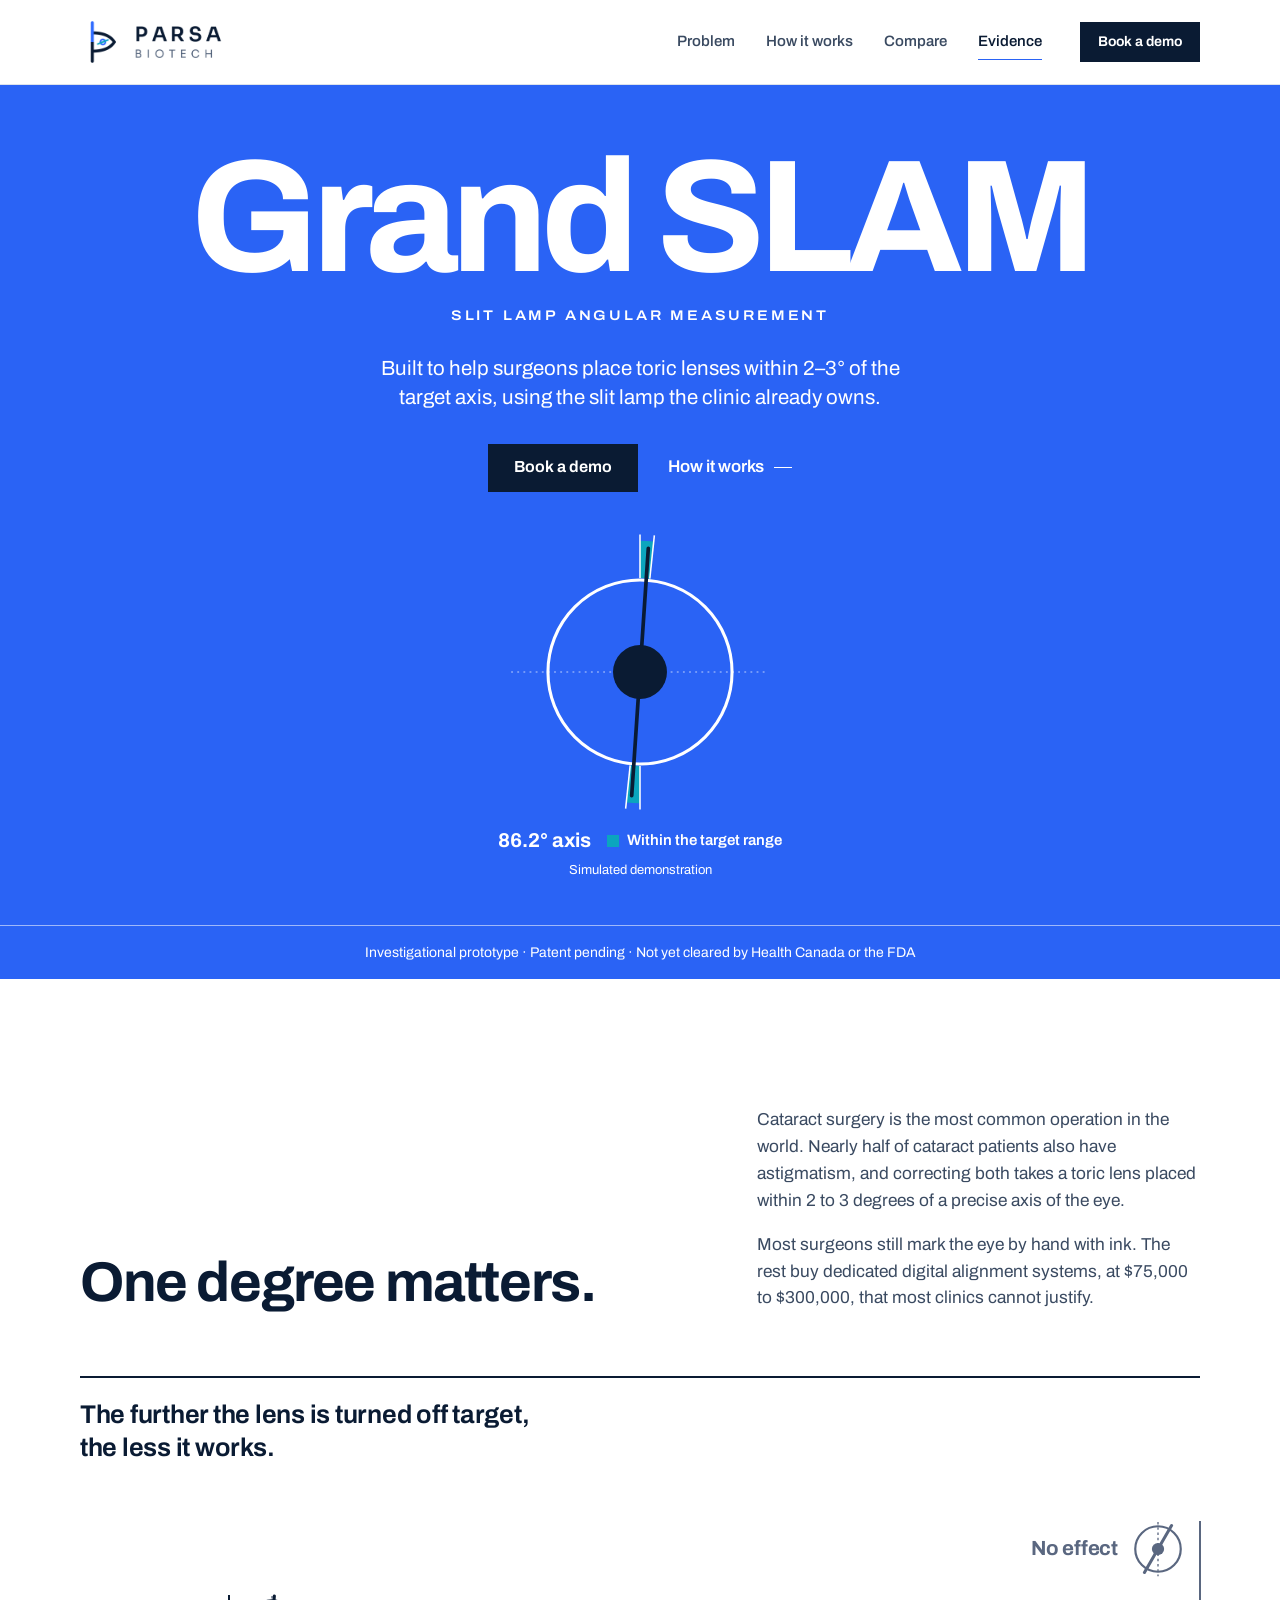
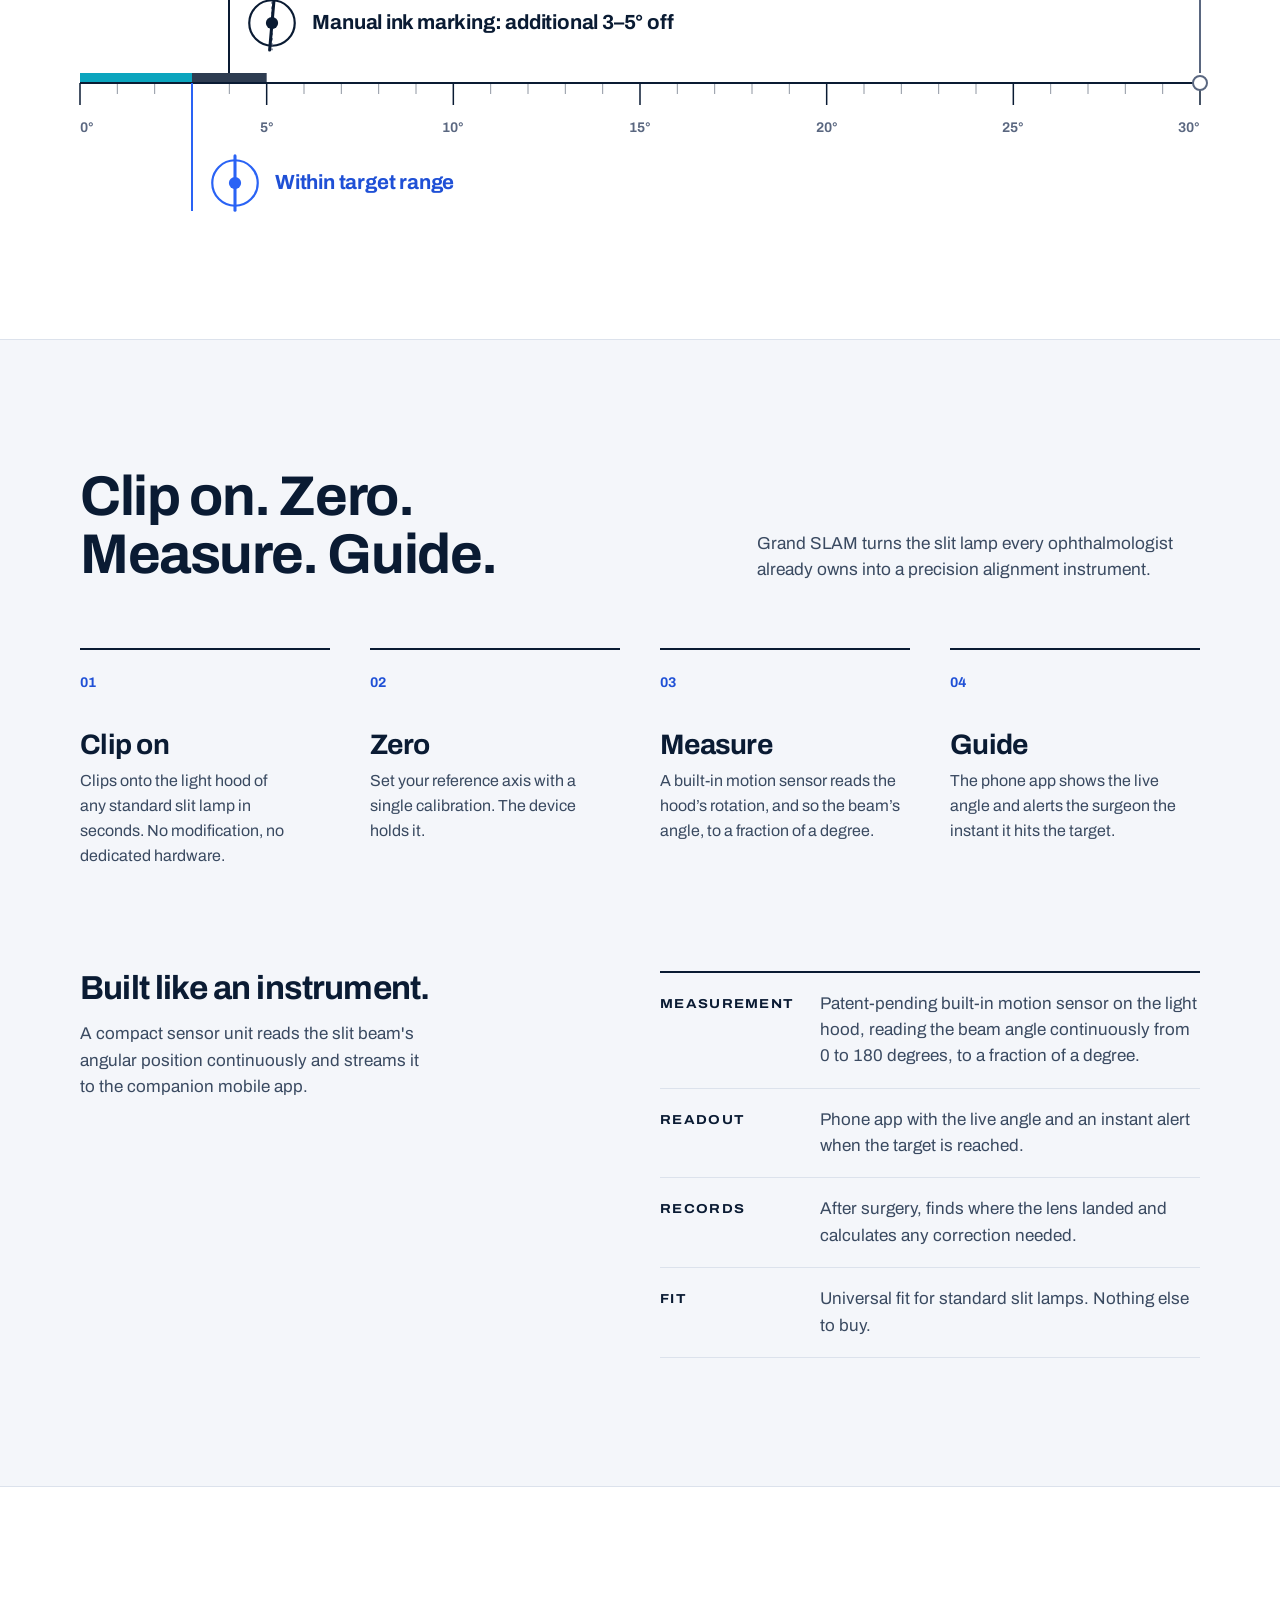
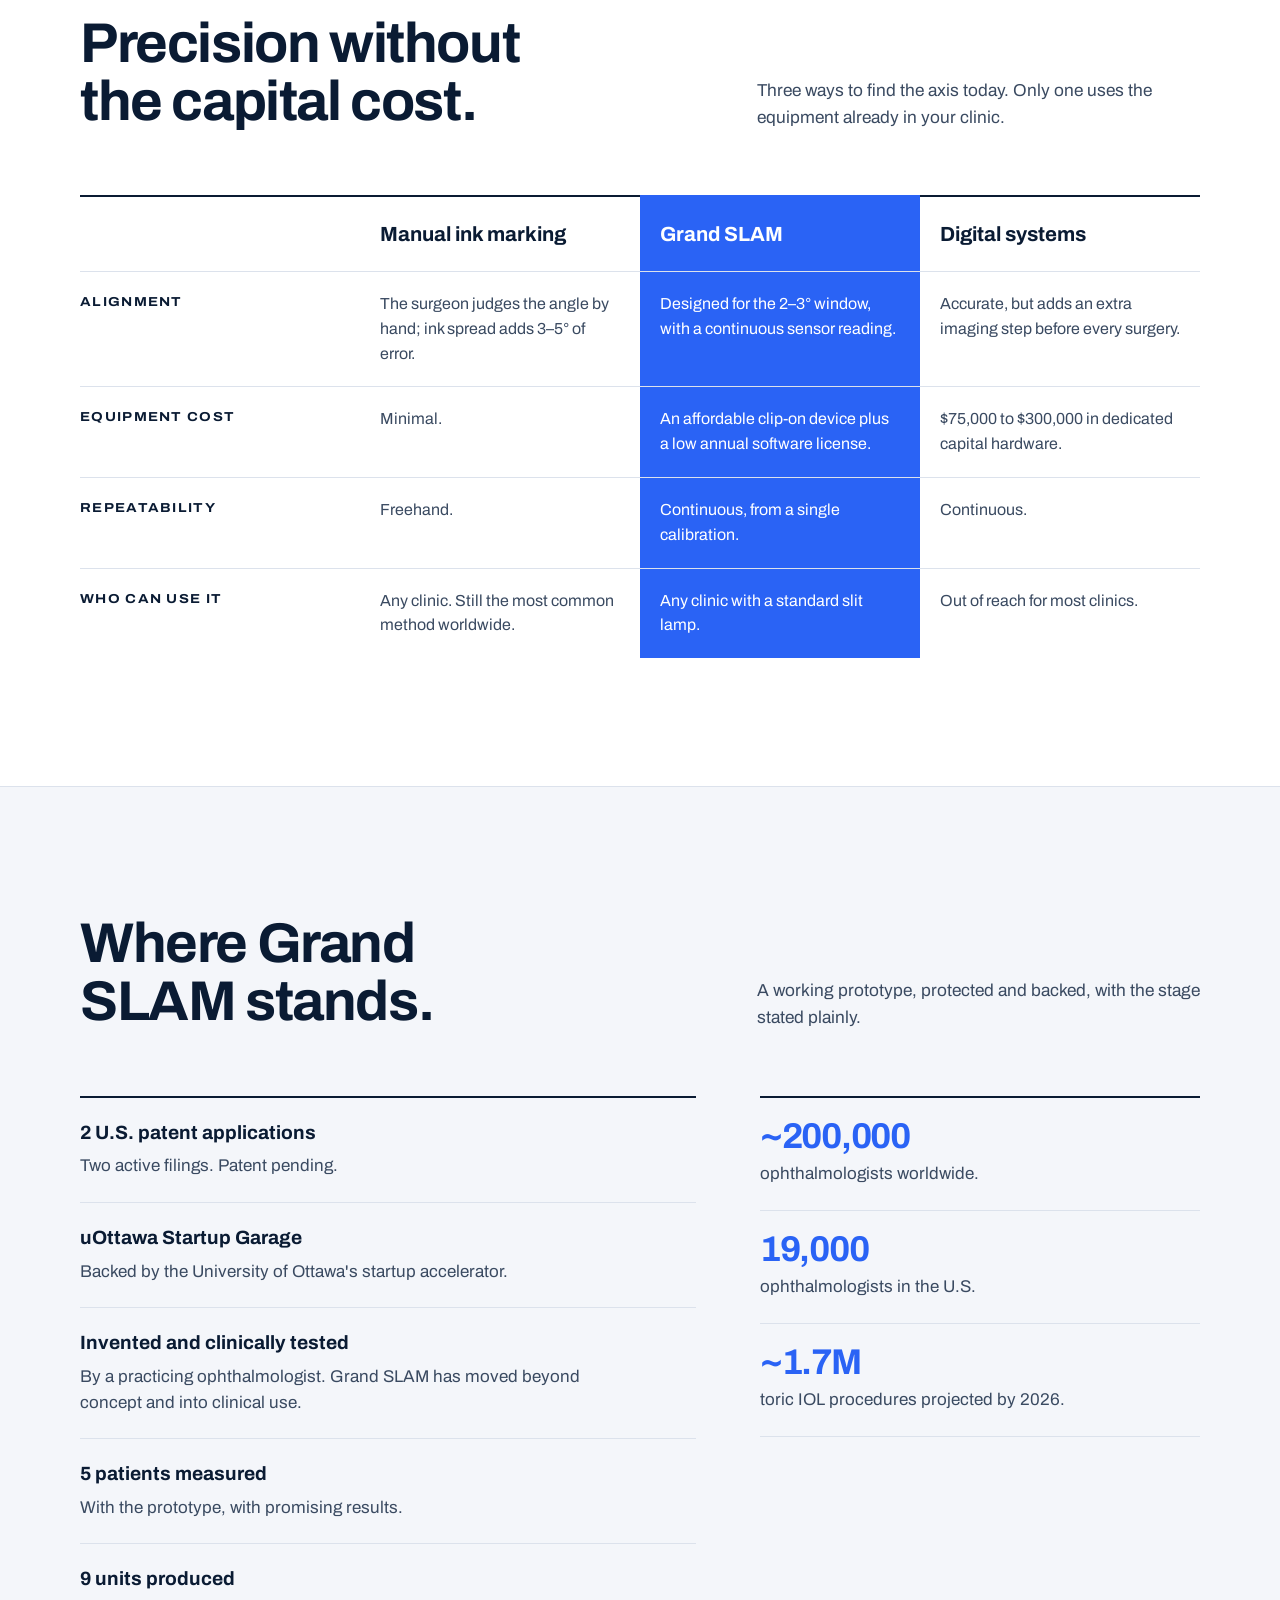
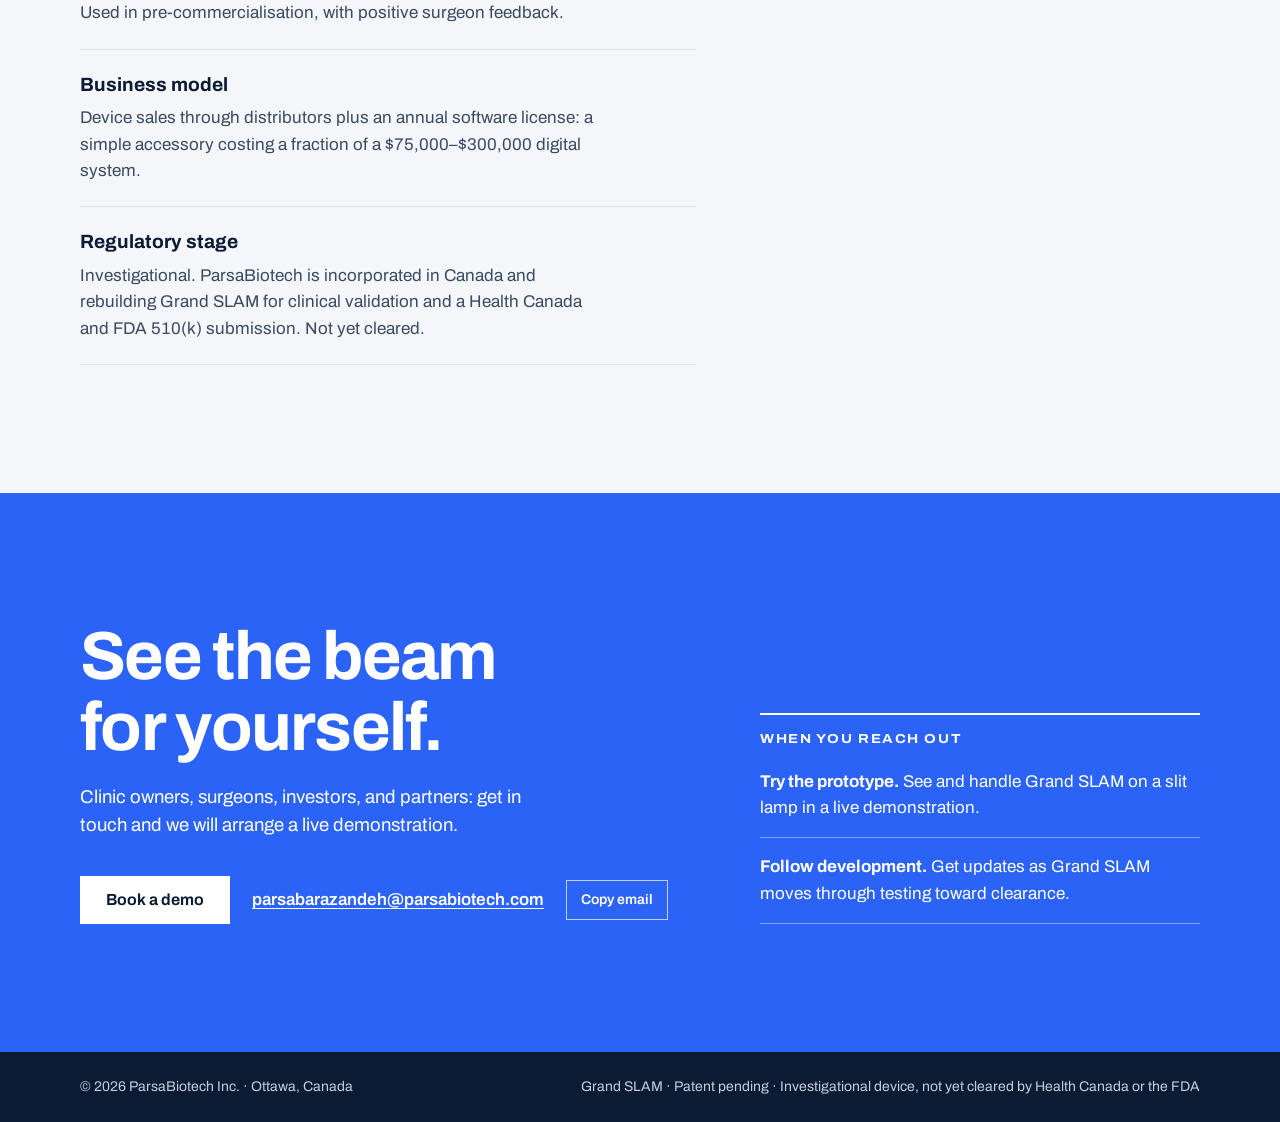
<file: public/index.html>
<!DOCTYPE html>
<html lang="en">
<head>
<meta charset="UTF-8">
<meta name="viewport" content="width=device-width, initial-scale=1.0, viewport-fit=cover">
<meta name="theme-color" content="#FFFFFF">
<title>Grand SLAM by ParsaBiotech | Toric lens axis alignment on your slit lamp</title>
<meta name="description" content="Grand SLAM by ParsaBiotech clips onto a standard slit lamp and reads the beam angle from 0 to 180 degrees, built to help surgeons place toric lenses within the 2 to 3 degree window. Investigational prototype.">
<link rel="icon" href="images/mark.svg" type="image/svg+xml">
<link rel="preload" href="fonts/archivo-wdth-wght.woff2" as="font" type="font/woff2" crossorigin>
<link rel="stylesheet" href="css/styles.css">
<script type="module" src="js/main.js"></script>
</head>
<body>
<a class="skip" href="#main">Skip to content</a>

<header class="nav" id="nav">
  <div class="nav-inner">
    <a href="#top" class="brand" aria-label="ParsaBiotech, back to top">
      <img src="images/parsabiotech-lockup.png" alt="ParsaBiotech" width="1474" height="560">
    </a>
    <button type="button" class="nav-toggle" id="navToggle" aria-expanded="false" aria-controls="navLinks">
      <span class="nav-toggle-label">Menu</span>
      <svg class="nav-toggle-icon" viewBox="0 0 20 20" aria-hidden="true"><line x1="3" y1="7" x2="17" y2="7"/><line x1="3" y1="13" x2="17" y2="13"/></svg>
    </button>
    <nav class="nav-links" id="navLinks" aria-label="Sections">
      <a href="#problem">Problem</a>
      <a href="#how">How it works</a>
      <a href="#compare">Compare</a>
      <a href="#evidence">Evidence</a>
    </nav>
    <a href="#contact" class="btn btn-ink btn-sm">Book a demo</a>
  </div>
</header>

<main id="main">

<!-- ============ HERO ============ -->
<section class="hero" id="top" aria-labelledby="hero-title">
  <div class="wrap hero-inner">
    <h1 id="hero-title" class="hero-name">Grand SLAM</h1>
    <p class="hero-expansion">Slit Lamp Angular Measurement</p>
    <p class="hero-value">Built to help surgeons place toric lenses within 2–3° of the target axis, using the slit lamp the clinic already owns.</p>
    <div class="hero-actions" id="heroActions">
      <a href="#contact" class="btn btn-ink">Book a demo</a>
      <a href="#how" class="link-arrow">How it works</a>
    </div>

    <figure class="axis" aria-labelledby="axis-caption">
      <svg class="axis-svg" viewBox="-220 -220 440 440" role="img" aria-label="Diagram: the eye drawn as a circle, with the lens axis as a bar that settles inside a narrow window 3 degrees either side of an 87 degree target.">
        <line class="axis-ref" x1="-210" y1="0" x2="210" y2="0"/>
        <circle class="axis-eye" r="150"/>
        <path class="axis-window" d="M 22.37 -212.83 A 214 214 0 0 0 0.00 -214.00 L 0.00 -153.00 A 153 153 0 0 1 15.99 -152.16 Z"/><path class="axis-window" d="M -22.37 212.83 A 214 214 0 0 0 -0.00 214.00 L -0.00 153.00 A 153 153 0 0 1 -15.99 152.16 Z"/><line class="axis-target" x1="15.99" y1="-152.16" x2="23.41" y2="-222.77"/><line class="axis-target" x1="0.00" y1="-153.00" x2="0.00" y2="-224.00"/><line class="axis-target" x1="-15.99" y1="152.16" x2="-23.41" y2="222.77"/><line class="axis-target" x1="-0.00" y1="153.00" x2="-0.00" y2="224.00"/>
        <g id="axisBar" transform="rotate(-86.6)">
          <rect class="axis-bar" x="-205" y="-3" width="410" height="6" rx="3"/>
        </g>
        <circle class="axis-pupil" r="44"/>
      </svg>
      <figcaption id="axis-caption" class="axis-caption">
        <span class="axis-readout"><span id="axisValue">86.6°</span> axis</span>
        <span class="axis-status-wrap"><span class="axis-key" aria-hidden="true"></span><span class="axis-status" id="axisStatus">Within the target range</span></span>
        <span class="axis-note">Simulated demonstration</span>
      </figcaption>
    </figure>
  </div>
  <p class="hero-stage">Investigational prototype · Patent pending · Not yet cleared by Health Canada or the FDA</p>
</section>

<!-- ============ PROBLEM ============ -->
<section class="section" id="problem" aria-labelledby="problem-title">
  <div class="wrap">
    <div class="section-head">
      <h2 id="problem-title">One degree matters.</h2>
      <div class="section-lede">
        <p>Cataract surgery is the most common operation in the world. Nearly half of cataract patients also have astigmatism, and correcting both takes a toric lens placed within 2 to 3 degrees of a precise axis of the eye.</p>
        <p>Most surgeons still mark the eye by hand with ink. The rest buy dedicated digital alignment systems, at $75,000 to $300,000, that most clinics cannot justify.</p>
      </div>
    </div>

    <figure class="deg" aria-labelledby="deg-title">
      <figcaption id="deg-title" class="deg-title">The further the lens is turned off target, the less it works.</figcaption>
      <p class="sr-only">On a scale from 0 to 30 degrees off axis: the target range is within 2 to 3 degrees, which is where Grand SLAM aims; manual ink marking adds 3 to 5 degrees of error as the ink spreads, losing about 9 to 15 percent of the correction; at 30 degrees off the lens delivers no benefit at all.</p>
      <div class="deg-scale" id="degScale" aria-hidden="true">
        <div class="deg-above">
          <span class="deg-lead lead-zero"></span>
          <div class="mk mk-zero" style="--deg:30deg"><svg class="lens" viewBox="-32 -32 64 64" aria-hidden="true"><circle r="26"/><line class="lens-tgt" x1="0" y1="-31" x2="0" y2="31"/><line class="lens-bar" x1="0" y1="-31" x2="0" y2="31" transform="rotate(30)"/><circle class="lens-pupil" r="7"/></svg><span>No effect</span></div>
          <div class="mk mk-ink" style="--deg:5deg"><svg class="lens" viewBox="-32 -32 64 64" aria-hidden="true"><circle r="26"/><line class="lens-tgt" x1="0" y1="-31" x2="0" y2="31"/><line class="lens-bar" x1="0" y1="-31" x2="0" y2="31" transform="rotate(5)"/><circle class="lens-pupil" r="7"/></svg><span>Manual ink marking: additional 3–5° off</span></div>
        </div>
        <div class="deg-ruler">
          <svg class="deg-svg" viewBox="0 0 1000 40" preserveAspectRatio="none">
            <rect class="deg-window" x="0" y="0" width="100" height="10"/>
            <rect class="deg-inkband" x="100" y="0" width="66.67" height="10"/>
            <line class="deg-base" x1="0" y1="10" x2="1000" y2="10"/>
            <line class="t-mid" x1="0.00" y1="10" x2="0.00" y2="32"/><line class="t-minor" x1="33.33" y1="10" x2="33.33" y2="21"/><line class="t-minor" x1="66.67" y1="10" x2="66.67" y2="21"/><line class="t-minor" x1="100.00" y1="10" x2="100.00" y2="21"/><line class="t-minor" x1="133.33" y1="10" x2="133.33" y2="21"/><line class="t-mid" x1="166.67" y1="10" x2="166.67" y2="32"/><line class="t-minor" x1="200.00" y1="10" x2="200.00" y2="21"/><line class="t-minor" x1="233.33" y1="10" x2="233.33" y2="21"/><line class="t-minor" x1="266.67" y1="10" x2="266.67" y2="21"/><line class="t-minor" x1="300.00" y1="10" x2="300.00" y2="21"/><line class="t-mid" x1="333.33" y1="10" x2="333.33" y2="32"/><line class="t-minor" x1="366.67" y1="10" x2="366.67" y2="21"/><line class="t-minor" x1="400.00" y1="10" x2="400.00" y2="21"/><line class="t-minor" x1="433.33" y1="10" x2="433.33" y2="21"/><line class="t-minor" x1="466.67" y1="10" x2="466.67" y2="21"/><line class="t-mid" x1="500.00" y1="10" x2="500.00" y2="32"/><line class="t-minor" x1="533.33" y1="10" x2="533.33" y2="21"/><line class="t-minor" x1="566.67" y1="10" x2="566.67" y2="21"/><line class="t-minor" x1="600.00" y1="10" x2="600.00" y2="21"/><line class="t-minor" x1="633.33" y1="10" x2="633.33" y2="21"/><line class="t-mid" x1="666.67" y1="10" x2="666.67" y2="32"/><line class="t-minor" x1="700.00" y1="10" x2="700.00" y2="21"/><line class="t-minor" x1="733.33" y1="10" x2="733.33" y2="21"/><line class="t-minor" x1="766.67" y1="10" x2="766.67" y2="21"/><line class="t-minor" x1="800.00" y1="10" x2="800.00" y2="21"/><line class="t-mid" x1="833.33" y1="10" x2="833.33" y2="32"/><line class="t-minor" x1="866.67" y1="10" x2="866.67" y2="21"/><line class="t-minor" x1="900.00" y1="10" x2="900.00" y2="21"/><line class="t-minor" x1="933.33" y1="10" x2="933.33" y2="21"/><line class="t-minor" x1="966.67" y1="10" x2="966.67" y2="21"/><line class="t-mid" x1="1000.00" y1="10" x2="1000.00" y2="32"/>
          </svg>
          <span class="deg-end"></span>
          <span class="deg-lead lead-window"></span>
          <div class="deg-labels"><span style="left:0.000%">0°</span><span style="left:16.667%">5°</span><span style="left:33.333%">10°</span><span style="left:50.000%">15°</span><span style="left:66.667%">20°</span><span style="left:83.333%">25°</span><span style="left:100.000%">30°</span></div>
        </div>
        <div class="mk mk-window" style="--deg:0deg"><svg class="lens" viewBox="-32 -32 64 64" aria-hidden="true"><circle r="26"/><line class="lens-tgt" x1="0" y1="-31" x2="0" y2="31"/><line class="lens-bar" x1="0" y1="-31" x2="0" y2="31" transform="rotate(0)"/><circle class="lens-pupil" r="7"/></svg><span>Within target range</span></div>
      </div>
    </figure>

  </div>
</section>

<!-- ============ HOW IT WORKS ============ -->
<section class="section section-alt" id="how" aria-labelledby="how-title">
  <div class="wrap">
    <div class="section-head">
      <h2 id="how-title">Clip on. Zero. Measure. Guide.</h2>
      <p class="section-lede">Grand SLAM turns the slit lamp every ophthalmologist already owns into a precision alignment instrument.</p>
    </div>

    <ol class="steps">
      <li><span class="step-n">01</span><h3>Clip on</h3><p>Clips onto the light hood of any standard slit lamp in seconds. No modification, no dedicated hardware.</p></li>
      <li><span class="step-n">02</span><h3>Zero</h3><p>Set your reference axis with a single calibration. The device holds it.</p></li>
      <li><span class="step-n">03</span><h3>Measure</h3><p>A built-in motion sensor reads the hood’s rotation, and so the beam’s angle, to a fraction of a degree.</p></li>
      <li><span class="step-n">04</span><h3>Guide</h3><p>The phone app shows the live angle and alerts the surgeon the instant it hits the target.</p></li>
    </ol>

    <div class="spec">
      <h3 class="spec-title">Built like an instrument.</h3>
      <p class="spec-lede">A compact sensor unit reads the slit beam's angular position continuously and streams it to the companion mobile app.</p>
      <dl class="spec-sheet">
        <div><dt>Measurement</dt><dd>Patent-pending built-in motion sensor on the light hood, reading the beam angle continuously from 0 to 180 degrees, to a fraction of a degree.</dd></div>
        <div><dt>Readout</dt><dd>Phone app with the live angle and an instant alert when the target is reached.</dd></div>
        <div><dt>Records</dt><dd>After surgery, finds where the lens landed and calculates any correction needed.</dd></div>
        <div><dt>Fit</dt><dd>Universal fit for standard slit lamps. Nothing else to buy.</dd></div>
      </dl>
    </div>
  </div>
</section>

<!-- ============ COMPARE ============ -->
<section class="section" id="compare" aria-labelledby="compare-title">
  <div class="wrap">
    <div class="section-head">
      <h2 id="compare-title">Precision without the capital cost.</h2>
      <p class="section-lede">Three ways to find the axis today. Only one uses the equipment already in your clinic.</p>
    </div>

    <table class="compare">
      <caption class="sr-only">Comparison of manual ink marking, Grand SLAM, and dedicated digital systems</caption>
      <thead>
        <tr>
          <td></td>
          <th scope="col">Manual ink marking</th>
          <th scope="col" class="is-us">Grand SLAM</th>
          <th scope="col">Digital systems</th>
        </tr>
      </thead>
      <tbody>
        <tr>
          <th scope="row">Alignment</th>
          <td data-label="Manual ink marking">The surgeon judges the angle by hand; ink spread adds 3–5° of error.</td>
          <td data-label="Grand SLAM" class="is-us">Designed for the 2–3° window, with a continuous sensor reading.</td>
          <td data-label="Digital systems">Accurate, but adds an extra imaging step before every surgery.</td>
        </tr>
        <tr>
          <th scope="row">Equipment cost</th>
          <td data-label="Manual ink marking">Minimal.</td>
          <td data-label="Grand SLAM" class="is-us">An affordable clip-on device plus a low annual software license.</td>
          <td data-label="Digital systems">$75,000 to $300,000 in dedicated capital hardware.</td>
        </tr>
        <tr>
          <th scope="row">Repeatability</th>
          <td data-label="Manual ink marking">Freehand.</td>
          <td data-label="Grand SLAM" class="is-us">Continuous, from a single calibration.</td>
          <td data-label="Digital systems">Continuous.</td>
        </tr>
        <tr>
          <th scope="row">Who can use it</th>
          <td data-label="Manual ink marking">Any clinic. Still the most common method worldwide.</td>
          <td data-label="Grand SLAM" class="is-us">Any clinic with a standard slit lamp.</td>
          <td data-label="Digital systems">Out of reach for most clinics.</td>
        </tr>
      </tbody>
    </table>
  </div>
</section>

<!-- ============ EVIDENCE ============ -->
<section class="section section-alt" id="evidence" aria-labelledby="evidence-title">
  <div class="wrap">
    <div class="section-head">
      <h2 id="evidence-title">Where Grand SLAM stands.</h2>
      <p class="section-lede">A working prototype, protected and backed, with the stage stated plainly.</p>
    </div>

    <div class="ledger">
      <dl class="ledger-col">
        <div><dt>2 U.S. patent applications</dt><dd>Two active filings. Patent pending.</dd></div>
        <div><dt>uOttawa Startup Garage</dt><dd>Backed by the University of Ottawa's startup accelerator.</dd></div>
        <div><dt>Invented and clinically tested</dt><dd>By a practicing ophthalmologist. Grand SLAM has moved beyond concept and into clinical use.</dd></div>
        <div><dt>5 patients measured</dt><dd>With the prototype, with promising results.</dd></div>
        <div><dt>9 units produced</dt><dd>Used in pre-commercialisation, with positive surgeon feedback.</dd></div>
        <div><dt>Business model</dt><dd>Device sales through distributors plus an annual software license: a simple accessory costing a fraction of a $75,000–$300,000 digital system.</dd></div>
        <div><dt>Regulatory stage</dt><dd>Investigational. ParsaBiotech is incorporated in Canada and rebuilding Grand SLAM for clinical validation and a Health Canada and FDA 510(k) submission. Not yet cleared.</dd></div>
      </dl>
      <dl class="ledger-col ledger-market">
        <div><dt>~200,000</dt><dd>ophthalmologists worldwide.</dd></div>
        <div><dt>19,000</dt><dd>ophthalmologists in the U.S.</dd></div>
        <div><dt>~1.7M</dt><dd>toric IOL procedures projected by 2026.</dd></div>
      </dl>
    </div>
    <!-- Founders section: add real names and roles here when available. -->
  </div>
</section>

<!-- ============ CONTACT ============ -->
<section class="contact" id="contact" aria-labelledby="contact-title">
  <div class="wrap contact-grid">
    <div class="contact-main">
      <h2 id="contact-title">See the beam for yourself.</h2>
      <p class="contact-lede">Clinic owners, surgeons, investors, and partners: get in touch and we will arrange a live demonstration.</p>
      <div class="contact-actions">
        <a class="btn btn-white" href="mailto:parsabarazandeh@parsabiotech.com?subject=Grand%20SLAM%20demo%20request">Book a demo</a>
        <a class="contact-email" href="mailto:parsabarazandeh@parsabiotech.com">parsabarazandeh@parsabiotech.com</a>
        <button type="button" class="btn-copy" id="copyEmail" data-email="parsabarazandeh@parsabiotech.com">Copy email</button>
        <span class="sr-only" id="copyStatus" role="status" aria-live="polite"></span>
      </div>
    </div>
    <div class="contact-promise">
      <h3>When you reach out</h3>
      <ol>
        <li><b>Try the prototype.</b> See and handle Grand SLAM on a slit lamp in a live demonstration.</li>
        <li><b>Follow development.</b> Get updates as Grand SLAM moves through testing toward clearance.</li>
      </ol>
    </div>
  </div>
</section>

</main>

<footer class="footer">
  <div class="wrap footer-inner">
    <span>&copy; 2026 ParsaBiotech Inc. · Ottawa, Canada</span>
    <span>Grand SLAM · Patent pending · Investigational device, not yet cleared by Health Canada or the FDA</span>
  </div>
</footer>

<a href="#contact" class="dock" id="dock">Book a demo</a>

</body>
</html>
</file>
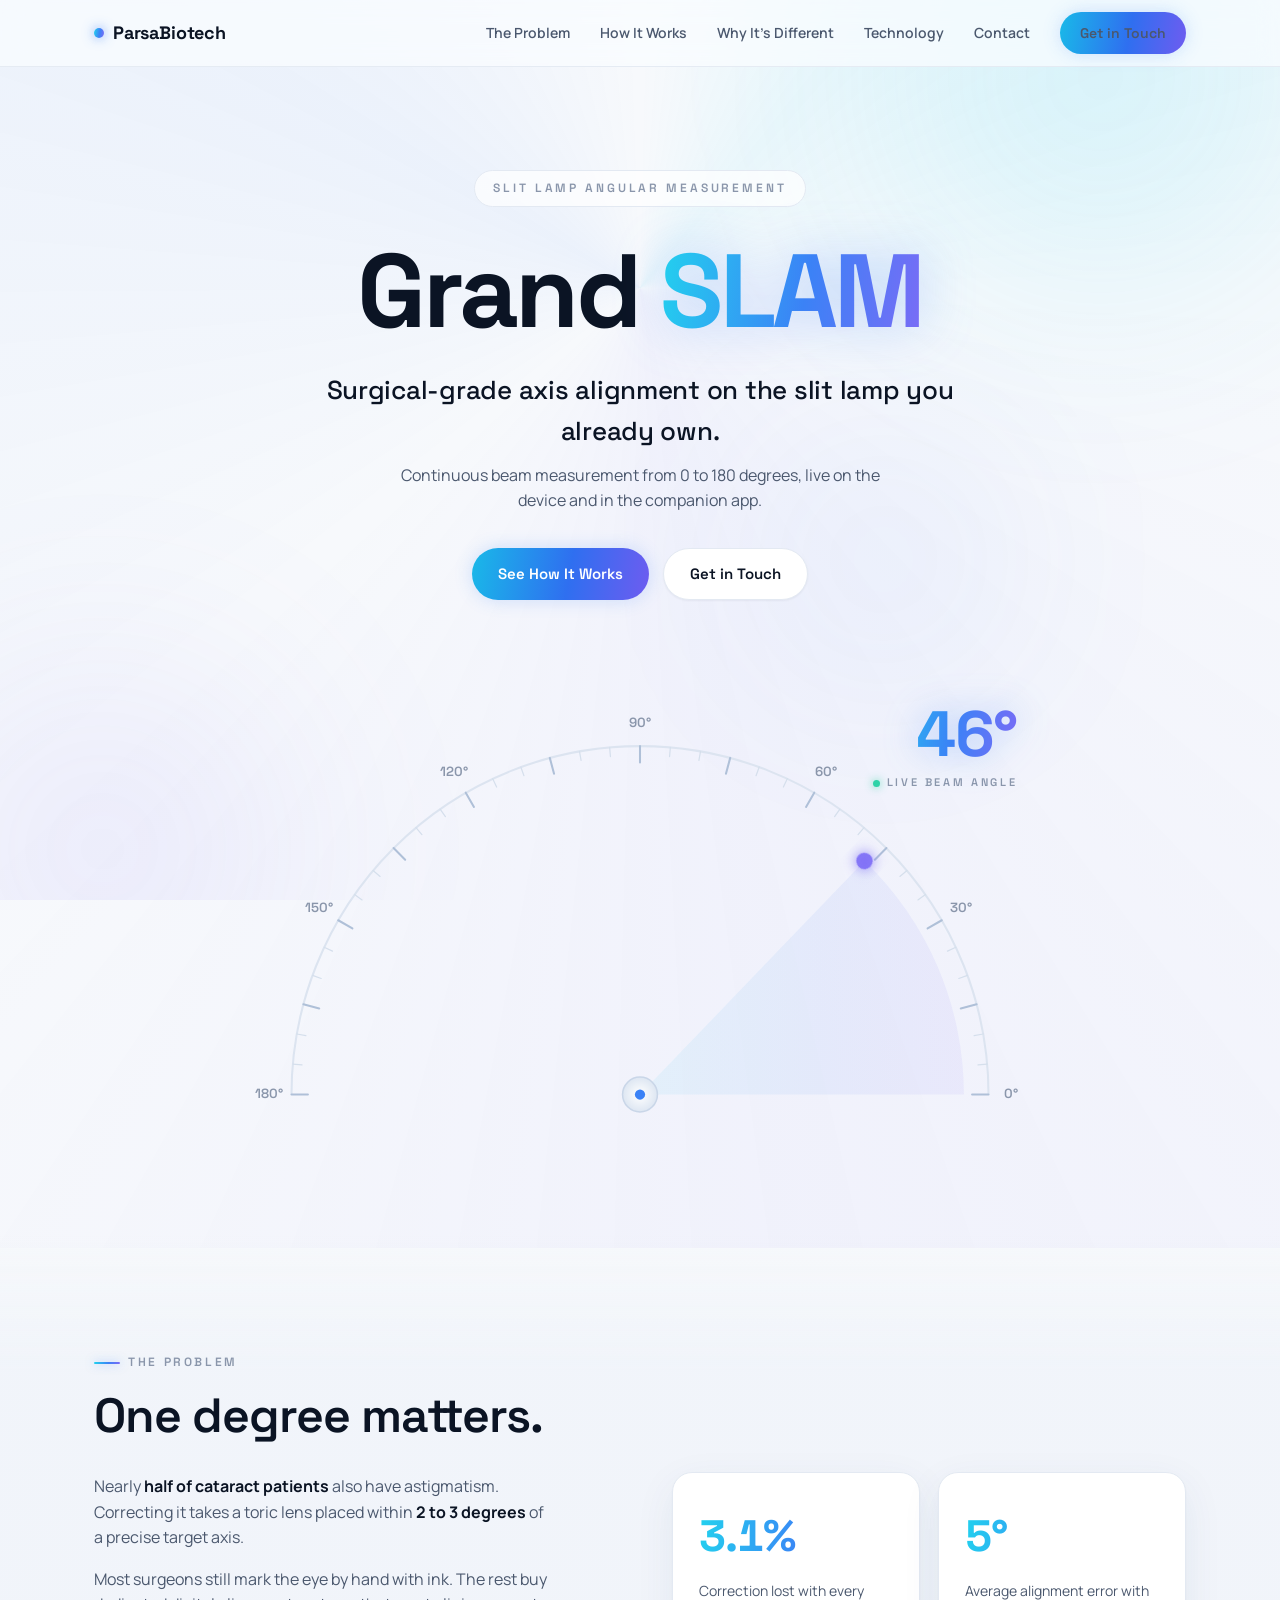
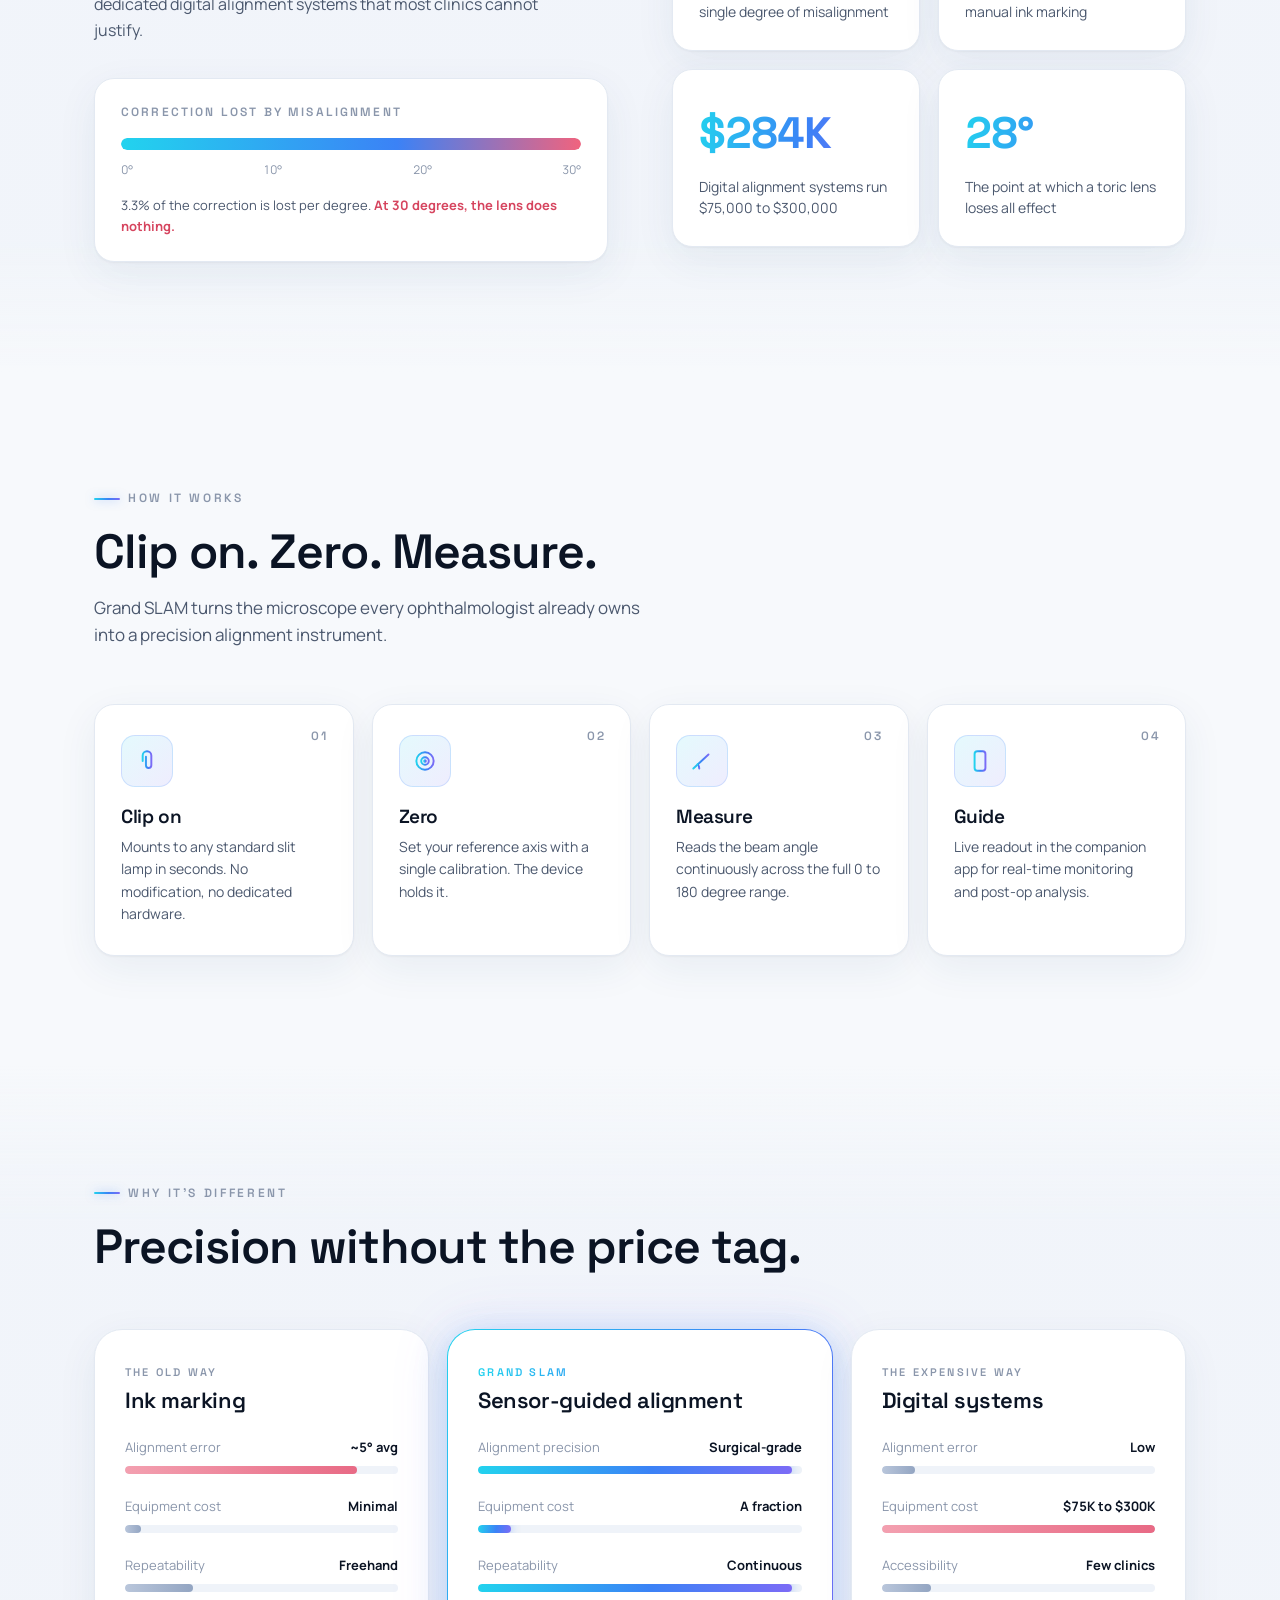
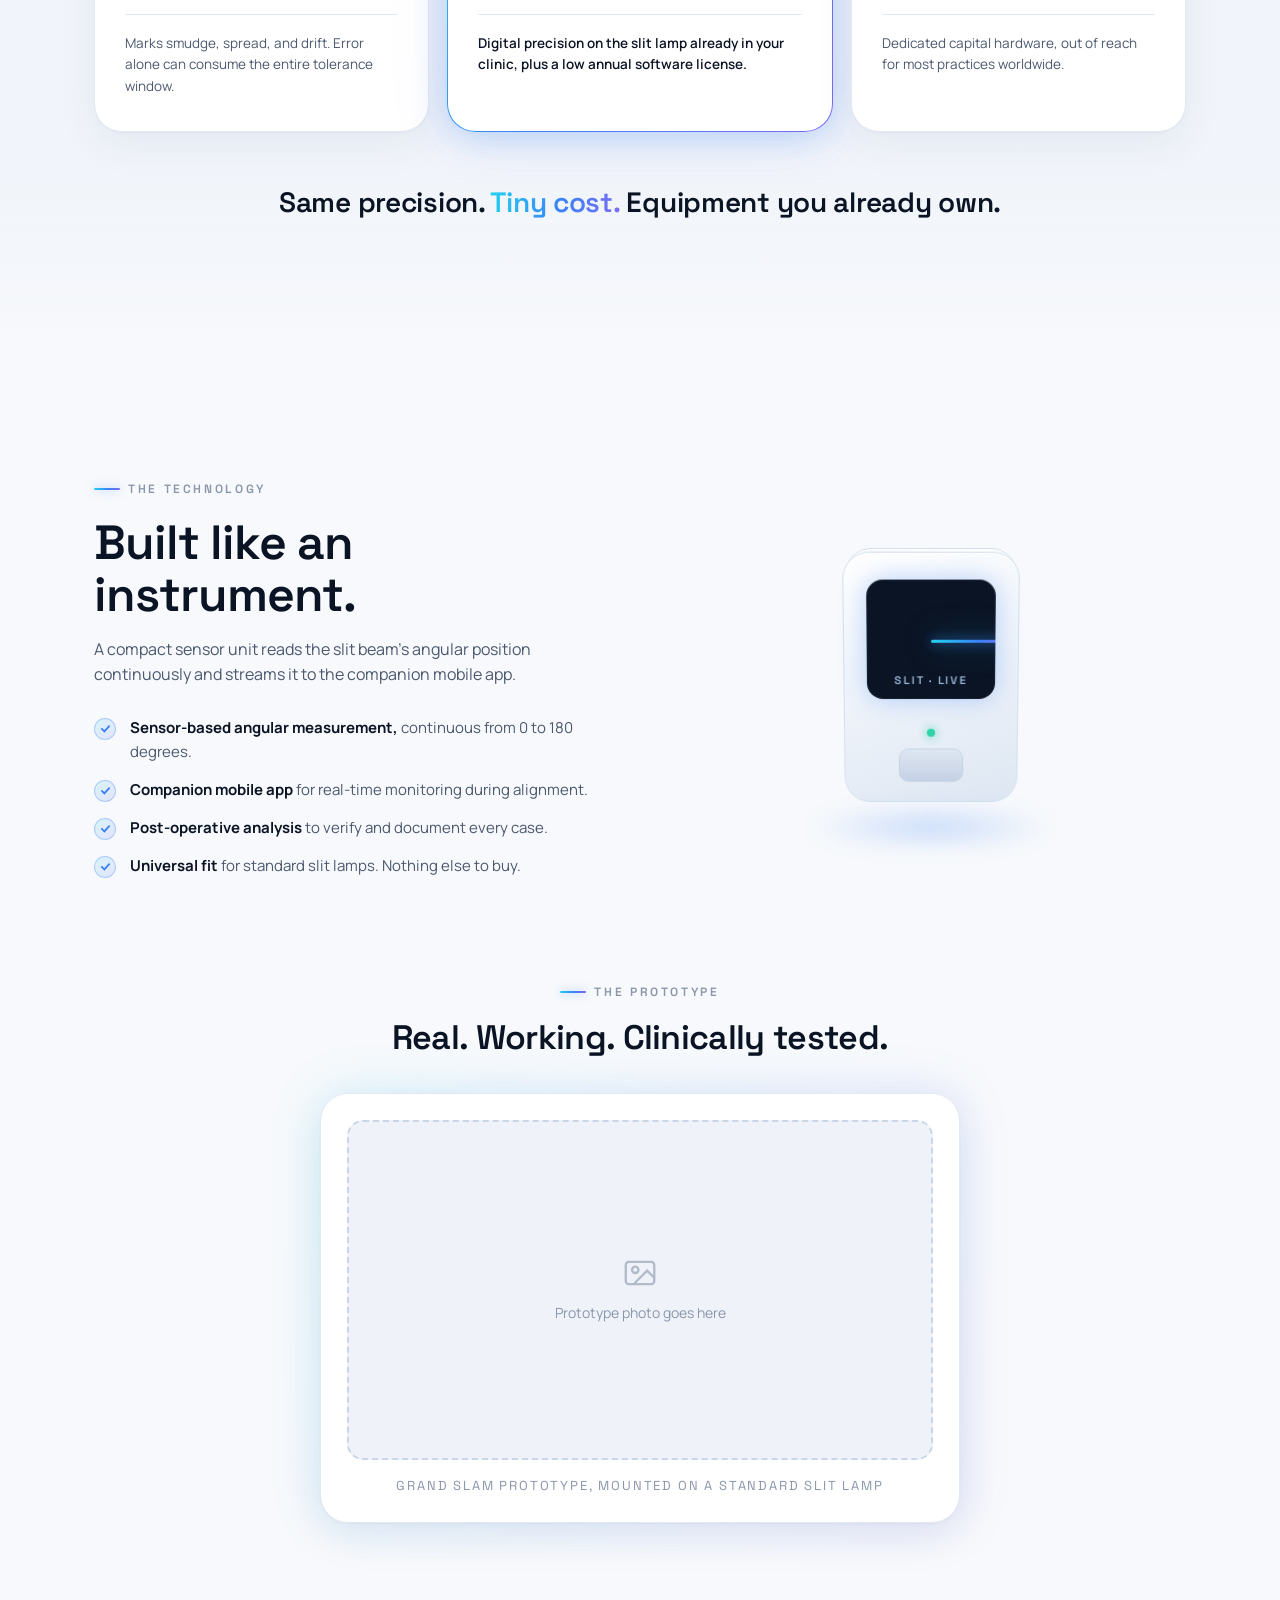
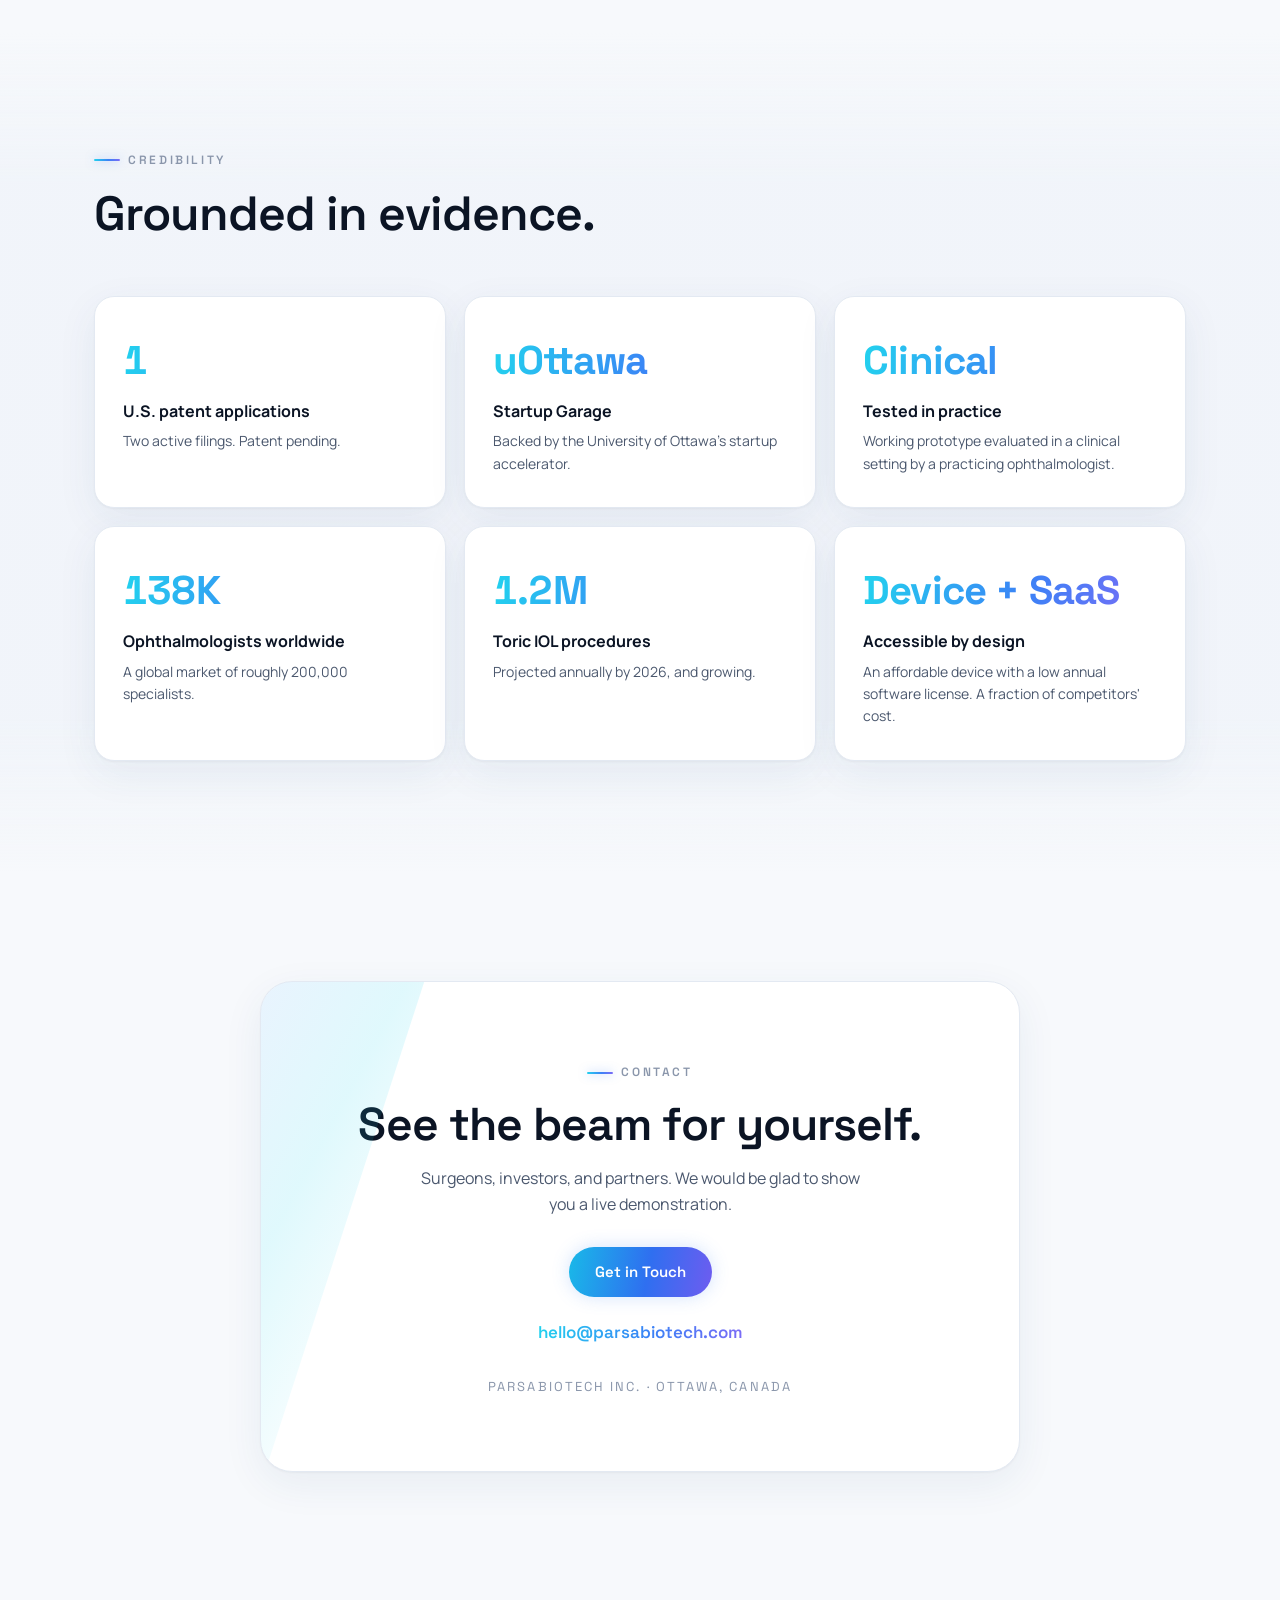
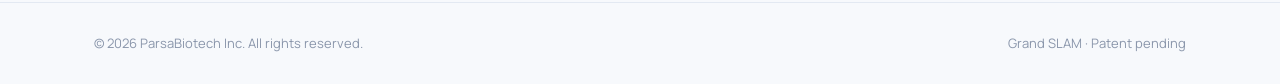
<file: parsabiotech.html>
<!DOCTYPE html>
<html lang="en">
<head>
<meta charset="UTF-8">
<meta name="viewport" content="width=device-width, initial-scale=1.0">
<title>ParsaBiotech | Grand SLAM — Slit Lamp Angular Measurement</title>
<meta name="description" content="Grand SLAM by ParsaBiotech. Surgical-grade toric IOL axis alignment on the slit lamp you already own.">

<!-- ============================================================
     FONTS — Space Grotesk (display) + Manrope (body)
     ============================================================ -->
<link rel="preconnect" href="https://fonts.googleapis.com">
<link rel="preconnect" href="https://fonts.gstatic.com" crossorigin>
<link href="https://fonts.googleapis.com/css2?family=Space+Grotesk:wght@400;500;600;700&family=Manrope:wght@400;500;600;700;800&display=swap" rel="stylesheet">

<style>
/* ============================================================
   1. DESIGN TOKENS
   Edit colors, glows and spacing here. Everything derives
   from these variables.
   ============================================================ */
:root{
  /* Base surfaces — light, airy, clinical */
  --bg:          #F7F9FC;   /* page background */
  --bg-soft:     #EFF3F9;   /* alternating section tint */
  --surface:     #FFFFFF;   /* cards */
  --ink:         #0B1424;   /* primary text, near-black blue */
  --ink-soft:    #4B586E;   /* secondary text */
  --ink-faint:   #8A96AB;   /* captions, labels */
  --line:        #E3E9F2;   /* hairline borders */

  /* The slit-lamp beam — cyan → electric blue → violet */
  --beam-1: #22D3EE;
  --beam-2: #3B82F6;
  --beam-3: #7C6BF6;
  --beam-grad: linear-gradient(100deg, var(--beam-1), var(--beam-2) 55%, var(--beam-3));

  /* Soft light-emission shadows */
  --glow-sm: 0 0 18px rgba(59,130,246,.22);
  --glow-md: 0 6px 32px rgba(56,152,236,.28), 0 0 60px rgba(124,107,246,.14);
  --card-shadow: 0 1px 2px rgba(11,20,36,.04), 0 12px 40px rgba(30,64,120,.07);

  --font-display: "Space Grotesk", sans-serif;
  --font-body: "Manrope", sans-serif;

  --radius: 20px;
  --radius-lg: 28px;
  --wrap: 1140px;
}

/* ============================================================
   2. RESET & BASE
   ============================================================ */
*,*::before,*::after{ box-sizing:border-box; margin:0; padding:0; }
html{ scroll-behavior:smooth; }
body{
  font-family:var(--font-body);
  background:var(--bg);
  color:var(--ink);
  line-height:1.6;
  font-size:16px;
  overflow-x:hidden;
  -webkit-font-smoothing:antialiased;
}
img{ max-width:100%; display:block; }
a{ color:inherit; text-decoration:none; }
button{ font:inherit; cursor:pointer; }
::selection{ background:rgba(59,130,246,.18); }

h1,h2,h3{ font-family:var(--font-display); line-height:1.08; letter-spacing:-0.02em; font-weight:600; }

.wrap{ max-width:var(--wrap); margin:0 auto; padding:0 24px; }

/* Section rhythm */
section{ position:relative; padding:110px 0; }
.eyebrow{
  display:inline-flex; align-items:center; gap:8px;
  font-family:var(--font-display);
  font-size:12px; font-weight:600; letter-spacing:.22em; text-transform:uppercase;
  color:var(--ink-faint); margin-bottom:18px;
}
.eyebrow::before{
  content:""; width:26px; height:2px; border-radius:2px;
  background:var(--beam-grad);
  box-shadow:0 0 10px rgba(59,130,246,.5);
}
.section-title{ font-size:clamp(30px,4.4vw,48px); margin-bottom:16px; }
.section-lede{ color:var(--ink-soft); max-width:560px; font-size:17px; }

/* ============================================================
   3. AMBIENT LIGHT — drifting glows behind the whole page
   ============================================================ */
.ambient{
  position:fixed; inset:0; z-index:-2; pointer-events:none; overflow:hidden;
}
.ambient span{
  position:absolute; border-radius:50%; filter:blur(90px); opacity:.5;
}
.ambient .a1{
  width:56vw; height:56vw; top:-22vw; right:-14vw;
  background:radial-gradient(circle, rgba(34,211,238,.30), transparent 65%);
  animation:driftA 26s ease-in-out infinite alternate;
}
.ambient .a2{
  width:48vw; height:48vw; bottom:-20vw; left:-16vw;
  background:radial-gradient(circle, rgba(124,107,246,.24), transparent 65%);
  animation:driftB 32s ease-in-out infinite alternate;
}
.ambient .a3{
  width:34vw; height:34vw; top:38%; left:52%;
  background:radial-gradient(circle, rgba(59,130,246,.16), transparent 65%);
  animation:driftC 40s ease-in-out infinite alternate;
}
@keyframes driftA{ to{ transform:translate(-9vw, 11vw) scale(1.12); } }
@keyframes driftB{ to{ transform:translate(10vw, -9vw) scale(1.08); } }
@keyframes driftC{ to{ transform:translate(-12vw, -7vw); } }

/* ============================================================
   4. NAV
   ============================================================ */
.nav{
  position:fixed; top:0; left:0; right:0; z-index:100;
  backdrop-filter:blur(14px); -webkit-backdrop-filter:blur(14px);
  background:rgba(250,252,255,.72);
  border-bottom:1px solid rgba(227,233,242,.9);
}
.nav-inner{
  max-width:var(--wrap); margin:0 auto; padding:0 24px;
  height:66px; display:flex; align-items:center; justify-content:space-between; gap:20px;
}
/* -------- PLACEHOLDER: LOGO --------
   Swap the text wordmark below for <img src="logo.svg" alt="ParsaBiotech" style="height:26px">
------------------------------------- */
.wordmark{
  font-family:var(--font-display); font-weight:700; font-size:18px; letter-spacing:-.01em;
  display:flex; align-items:center; gap:9px;
}
.wordmark .dot{
  width:10px; height:10px; border-radius:50%;
  background:var(--beam-grad);
  box-shadow:0 0 12px rgba(59,130,246,.7);
}
.nav-links{ display:flex; align-items:center; gap:30px; }
.nav-links a{
  font-size:14px; font-weight:600; color:var(--ink-soft);
  transition:color .2s;
}
.nav-links a:hover{ color:var(--ink); }

.btn{
  display:inline-flex; align-items:center; justify-content:center; gap:8px;
  font-family:var(--font-display); font-weight:600; font-size:15px;
  padding:13px 26px; border-radius:100px; border:none;
  transition:transform .25s ease, box-shadow .25s ease, background .25s;
}
.btn-primary{
  color:#fff;
  background:linear-gradient(100deg, #19B9E8, #2F6FF0 55%, #6E5CF0);
  box-shadow:var(--glow-sm);
}
.btn-primary:hover{ transform:translateY(-2px); box-shadow:var(--glow-md); }
.btn-ghost{
  background:var(--surface); color:var(--ink);
  border:1px solid var(--line);
  box-shadow:0 1px 2px rgba(11,20,36,.05);
}
.btn-ghost:hover{ transform:translateY(-2px); box-shadow:var(--glow-sm); border-color:#CBD9EE; }
.nav .btn{ padding:10px 20px; font-size:14px; }

/* Mobile nav */
.nav-toggle{ display:none; background:none; border:none; width:38px; height:38px; position:relative; }
.nav-toggle span{
  position:absolute; left:8px; right:8px; height:2px; border-radius:2px; background:var(--ink);
  transition:.25s;
}
.nav-toggle span:nth-child(1){ top:13px; } .nav-toggle span:nth-child(2){ top:23px; }
.nav.open .nav-toggle span:nth-child(1){ top:18px; transform:rotate(45deg); }
.nav.open .nav-toggle span:nth-child(2){ top:18px; transform:rotate(-45deg); }

@media (max-width:820px){
  .nav-toggle{ display:block; }
  .nav-links{
    position:absolute; top:66px; left:0; right:0;
    flex-direction:column; align-items:flex-start; gap:0;
    background:rgba(250,252,255,.97); backdrop-filter:blur(14px);
    border-bottom:1px solid var(--line);
    max-height:0; overflow:hidden; transition:max-height .35s ease;
  }
  .nav.open .nav-links{ max-height:360px; }
  .nav-links a{ padding:15px 24px; width:100%; border-top:1px solid var(--line); }
  .nav-links .btn{ margin:14px 24px 18px; width:auto; }
}

/* ============================================================
   5. HERO — the sweeping beam instrument
   ============================================================ */
.hero{
  padding:170px 0 90px; text-align:center; overflow:hidden;
}
/* slow rotating conic light behind the hero */
.hero::before{
  content:""; position:absolute; z-index:-1;
  width:150vmax; height:150vmax; left:50%; top:32%;
  transform:translate(-50%,-50%);
  background:conic-gradient(from 0deg,
    transparent 0deg, rgba(34,211,238,.06) 40deg, transparent 90deg,
    rgba(124,107,246,.05) 170deg, transparent 230deg,
    rgba(59,130,246,.06) 300deg, transparent 360deg);
  animation:heroSweep 60s linear infinite;
}
@keyframes heroSweep{ to{ transform:translate(-50%,-50%) rotate(360deg); } }

.hero-eyebrow{
  display:inline-block; font-family:var(--font-display); font-size:12px; font-weight:600;
  letter-spacing:.24em; text-transform:uppercase; color:var(--ink-faint);
  padding:8px 18px; border:1px solid var(--line); border-radius:100px;
  background:rgba(255,255,255,.7); margin-bottom:28px;
}
.hero h1{
  font-size:clamp(52px,9vw,104px); font-weight:700; letter-spacing:-0.035em;
}
.hero h1 .lit{
  background:var(--beam-grad);
  -webkit-background-clip:text; background-clip:text; color:transparent;
  filter:drop-shadow(0 0 26px rgba(59,130,246,.35));
}
.hero-value{
  font-family:var(--font-display); font-size:clamp(19px,2.6vw,26px); font-weight:500;
  margin:22px auto 10px; max-width:640px; letter-spacing:-.01em;
}
.hero-sub{ color:var(--ink-soft); font-size:16px; max-width:520px; margin:0 auto; }
.hero-cta{ display:flex; gap:14px; justify-content:center; margin-top:34px; flex-wrap:wrap; }

/* --- The instrument: protractor + live beam --- */
.instrument{
  position:relative; max-width:820px; margin:64px auto 0;
}
.instrument svg{ width:100%; height:auto; display:block; }
.readout{
  position:absolute; top:8%; right:4%;
  text-align:right; pointer-events:none;
}
.readout .value{
  font-family:var(--font-display); font-weight:700;
  font-size:clamp(40px,6vw,64px); letter-spacing:-.02em;
  font-variant-numeric:tabular-nums;
  background:var(--beam-grad);
  -webkit-background-clip:text; background-clip:text; color:transparent;
  filter:drop-shadow(0 0 18px rgba(59,130,246,.35));
  line-height:1;
}
.readout .label{
  font-family:var(--font-display); font-size:11px; font-weight:600;
  letter-spacing:.24em; text-transform:uppercase; color:var(--ink-faint);
  margin-top:8px; display:flex; align-items:center; justify-content:flex-end; gap:7px;
}
.readout .label::before{
  content:""; width:7px; height:7px; border-radius:50%;
  background:#2FD3A8; box-shadow:0 0 8px rgba(47,211,168,.8);
  animation:pulse 1.6s ease-in-out infinite;
}
@keyframes pulse{ 50%{ opacity:.35; } }

/* ============================================================
   6. THE PROBLEM
   ============================================================ */
.problem{ background:linear-gradient(180deg, transparent, rgba(239,243,249,.8) 18%, rgba(239,243,249,.8) 82%, transparent); }
.problem-grid{
  display:grid; grid-template-columns:1fr 1fr; gap:64px; align-items:center; margin-top:14px;
}
.problem-copy p{ color:var(--ink-soft); margin-top:16px; max-width:460px; }
.problem-copy strong{ color:var(--ink); font-weight:700; }

.stat-cards{ display:grid; grid-template-columns:1fr 1fr; gap:18px; }
.stat-card{
  background:var(--surface); border:1px solid var(--line); border-radius:var(--radius);
  padding:28px 26px; box-shadow:var(--card-shadow);
  transition:transform .3s ease, box-shadow .3s ease;
}
.stat-card:hover{ transform:translateY(-4px); box-shadow:var(--glow-md); }
.stat-card .num{
  font-family:var(--font-display); font-weight:700; font-size:clamp(34px,3.6vw,44px);
  letter-spacing:-.02em; font-variant-numeric:tabular-nums;
  background:var(--beam-grad);
  -webkit-background-clip:text; background-clip:text; color:transparent;
}
.stat-card .desc{ font-size:14px; color:var(--ink-soft); margin-top:8px; line-height:1.5; }

/* Degradation bar: correction lost as misalignment grows */
.decay{
  margin-top:34px; background:var(--surface); border:1px solid var(--line);
  border-radius:var(--radius); padding:24px 26px; box-shadow:var(--card-shadow);
}
.decay .decay-title{
  font-family:var(--font-display); font-size:12px; font-weight:600;
  letter-spacing:.18em; text-transform:uppercase; color:var(--ink-faint); margin-bottom:16px;
}
.decay-track{
  height:12px; border-radius:100px; background:var(--bg-soft); overflow:hidden; position:relative;
}
.decay-fill{
  height:100%; width:0%;
  background:linear-gradient(90deg, var(--beam-1), var(--beam-2) 60%, #F0637E);
  border-radius:100px;
  transition:width 2.4s cubic-bezier(.22,1,.3,1);
}
.decay-scale{
  display:flex; justify-content:space-between; margin-top:10px;
  font-size:12px; color:var(--ink-faint); font-variant-numeric:tabular-nums;
}
.decay-note{ font-size:13px; color:var(--ink-soft); margin-top:12px; }
.decay-note b{ color:#D6455F; }

/* ============================================================
   7. HOW IT WORKS
   ============================================================ */
.steps{
  display:grid; grid-template-columns:repeat(4,1fr); gap:18px; margin-top:56px;
}
.step{
  background:var(--surface); border:1px solid var(--line); border-radius:var(--radius);
  padding:30px 26px; box-shadow:var(--card-shadow); position:relative; overflow:hidden;
  transition:transform .3s ease, box-shadow .3s ease;
}
.step:hover{ transform:translateY(-4px); box-shadow:var(--glow-md); }
.step .icon{
  width:52px; height:52px; border-radius:14px; margin-bottom:20px;
  display:flex; align-items:center; justify-content:center;
  background:linear-gradient(135deg, rgba(34,211,238,.12), rgba(124,107,246,.12));
  border:1px solid rgba(59,130,246,.18);
}
.step .icon svg{ width:26px; height:26px; }
.step h3{ font-size:19px; margin-bottom:8px; }
.step p{ font-size:14px; color:var(--ink-soft); }
.step .k{
  position:absolute; top:22px; right:24px;
  font-family:var(--font-display); font-size:12px; font-weight:600;
  letter-spacing:.18em; color:var(--ink-faint);
}

/* ============================================================
   8. WHY IT'S DIFFERENT — animated comparison
   ============================================================ */
.compare{ background:linear-gradient(180deg, transparent, rgba(239,243,249,.8) 18%, rgba(239,243,249,.8) 82%, transparent); }
.compare-grid{
  display:grid; grid-template-columns:1fr 1.15fr 1fr; gap:18px; margin-top:56px; align-items:stretch;
}
.compare-card{
  background:var(--surface); border:1px solid var(--line); border-radius:var(--radius-lg);
  padding:34px 30px; box-shadow:var(--card-shadow); position:relative;
  transition:transform .3s ease, box-shadow .3s ease;
}
.compare-card:hover{ transform:translateY(-4px); }
.compare-card.hero-card{
  border:1px solid transparent;
  background:
    linear-gradient(var(--surface),var(--surface)) padding-box,
    linear-gradient(120deg, var(--beam-1), var(--beam-2), var(--beam-3)) border-box;
  box-shadow:var(--glow-md);
}
.compare-card.hero-card:hover{ box-shadow:0 10px 48px rgba(56,152,236,.4), 0 0 90px rgba(124,107,246,.2); }
.compare-tag{
  font-family:var(--font-display); font-size:11px; font-weight:600;
  letter-spacing:.2em; text-transform:uppercase; color:var(--ink-faint); margin-bottom:8px;
}
.hero-card .compare-tag{
  background:var(--beam-grad);
  -webkit-background-clip:text; background-clip:text; color:transparent;
}
.compare-card h3{ font-size:22px; margin-bottom:24px; }

.metric{ margin-bottom:22px; }
.metric .m-label{
  display:flex; justify-content:space-between; font-size:13px; margin-bottom:8px;
}
.metric .m-label span:first-child{ color:var(--ink-faint); }
.metric .m-label span:last-child{ font-weight:700; font-variant-numeric:tabular-nums; }
.m-track{ height:8px; border-radius:100px; background:var(--bg-soft); overflow:hidden; }
.m-fill{
  height:100%; width:0%; border-radius:100px;
  transition:width 1.8s cubic-bezier(.22,1,.3,1);
}
.m-fill.good{ background:var(--beam-grad); box-shadow:0 0 10px rgba(59,130,246,.5); }
.m-fill.bad{ background:linear-gradient(90deg,#F3A0B0,#E86A85); }
.m-fill.mid{ background:linear-gradient(90deg,#B9C6DB,#93A5C2); }

.compare-foot{
  font-size:13.5px; color:var(--ink-soft); border-top:1px solid var(--line);
  padding-top:18px; margin-top:6px;
}
.hero-card .compare-foot{ color:var(--ink); font-weight:600; }
.compare-land{
  text-align:center; margin-top:48px;
  font-family:var(--font-display); font-size:clamp(20px,2.8vw,28px); font-weight:600;
  letter-spacing:-.01em;
}
.compare-land .lit{
  background:var(--beam-grad);
  -webkit-background-clip:text; background-clip:text; color:transparent;
}

/* ============================================================
   9. TECHNOLOGY — 3D device + prototype photo
   ============================================================ */
.tech-grid{
  display:grid; grid-template-columns:1fr 1fr; gap:70px; align-items:center; margin-top:20px;
}
.tech-copy p{ color:var(--ink-soft); margin-top:16px; max-width:440px; }
.tech-list{ margin-top:28px; display:grid; gap:14px; }
.tech-list li{
  list-style:none; display:flex; gap:14px; align-items:flex-start;
  font-size:15px; color:var(--ink-soft);
}
.tech-list li b{ color:var(--ink); }
.tech-list .tick{
  flex:none; width:22px; height:22px; margin-top:2px; border-radius:50%;
  background:linear-gradient(135deg, rgba(34,211,238,.15), rgba(124,107,246,.15));
  border:1px solid rgba(59,130,246,.3);
  display:flex; align-items:center; justify-content:center;
}
.tick svg{ width:11px; height:11px; }

/* --- CSS 3D rotating device --- */
.device-stage{
  height:420px; display:flex; align-items:center; justify-content:center;
  perspective:1300px; position:relative;
}
.device-stage::after{ /* soft floor glow */
  content:""; position:absolute; bottom:36px; left:50%; transform:translateX(-50%);
  width:250px; height:44px; border-radius:50%;
  background:radial-gradient(ellipse, rgba(59,130,246,.28), transparent 70%);
  filter:blur(10px);
}
.device-tilt{ transform:rotateX(-10deg); transform-style:preserve-3d; }
.device{
  --w:172px; --h:250px; --d:46px;
  width:var(--w); height:var(--h); position:relative;
  transform-style:preserve-3d;
  animation:deviceSpin 16s linear infinite;
}
@keyframes deviceSpin{ from{ transform:rotateY(0); } to{ transform:rotateY(360deg); } }
.face{ position:absolute; }
.face.front,.face.back{
  width:var(--w); height:var(--h); border-radius:26px;
  background:linear-gradient(160deg,#FFFFFF 0%, #EDF2F9 55%, #DDE6F2 100%);
  border:1px solid #D5DfEC;
  box-shadow:inset 0 1px 0 rgba(255,255,255,.9);
}
.face.front{ transform:translateZ(calc(var(--d)/2)); }
.face.back{ transform:rotateY(180deg) translateZ(calc(var(--d)/2)); }
.face.left,.face.right{
  width:var(--d); height:calc(var(--h) - 40px); top:20px; left:calc(50% - var(--d)/2);
  background:linear-gradient(#E4EAF4,#CBD6E6);
}
.face.left{ transform:rotateY(-90deg) translateZ(calc(var(--w)/2 - 4px)); }
.face.right{ transform:rotateY(90deg) translateZ(calc(var(--w)/2 - 4px)); }
.face.top,.face.bottom{
  width:calc(var(--w) - 40px); height:var(--d); left:20px;
  background:linear-gradient(#F2F6FB,#D8E1EE);
}
.face.top{ transform:rotateX(90deg) translateZ(calc(var(--h)/2 - 4px)); top:calc(50% - var(--d)/2); }
.face.bottom{ transform:rotateX(-90deg) translateZ(calc(var(--h)/2 - 4px)); top:calc(50% - var(--d)/2); }

/* the device's little glowing screen with a live slit line */
.device-screen{
  position:absolute; top:26px; left:22px; right:22px; height:118px;
  border-radius:16px; background:#0B1424; overflow:hidden;
  box-shadow:inset 0 0 0 1px rgba(255,255,255,.06), 0 0 26px rgba(59,130,246,.35);
}
.device-screen .slit{
  position:absolute; top:50%; left:50%; width:82px; height:3px; border-radius:3px;
  background:var(--beam-grad);
  box-shadow:0 0 12px rgba(59,130,246,.9), 0 0 30px rgba(34,211,238,.6);
  transform-origin:center;
  animation:slitSweep 6s ease-in-out infinite alternate;
}
@keyframes slitSweep{
  from{ transform:translate(-50%,-50%) rotate(-72deg); }
  to{ transform:translate(-50%,-50%) rotate(72deg); }
}
.device-screen .deg{
  position:absolute; bottom:9px; width:100%; text-align:center;
  font-family:var(--font-display); font-size:11px; font-weight:600; letter-spacing:.16em;
  color:rgba(180,215,255,.85);
}
.device-clip{ /* clip arm hint at the bottom of the front face */
  position:absolute; bottom:20px; left:50%; transform:translateX(-50%);
  width:64px; height:34px; border-radius:10px;
  background:linear-gradient(#DFE7F2,#C4D1E4); border:1px solid #C6D2E4;
}
.device-led{
  position:absolute; bottom:66px; left:50%; transform:translateX(-50%);
  width:8px; height:8px; border-radius:50%;
  background:#2FD3A8; box-shadow:0 0 10px rgba(47,211,168,.9);
  animation:pulse 2s ease-in-out infinite;
}

/* --- Prototype photo pedestal --- */
.proto{
  margin-top:90px; text-align:center;
}
.proto-pedestal{
  position:relative; max-width:640px; margin:36px auto 0;
  background:var(--surface); border:1px solid var(--line);
  border-radius:var(--radius-lg); padding:26px;
  box-shadow:var(--card-shadow);
}
.proto-pedestal::before{
  content:""; position:absolute; inset:-1px; z-index:-1; border-radius:inherit;
  background:linear-gradient(120deg, rgba(34,211,238,.5), rgba(59,130,246,.4), rgba(124,107,246,.5));
  filter:blur(26px); opacity:.35;
}
/* ================= PLACEHOLDER: PROTOTYPE PHOTO =================
   Replace the .proto-slot div below with:
   <img src="prototype.jpg" alt="Grand SLAM prototype mounted on a slit lamp" style="border-radius:16px">
   ================================================================ */
.proto-slot{
  border:2px dashed #C9D6E8; border-radius:16px; height:340px;
  display:flex; flex-direction:column; align-items:center; justify-content:center; gap:10px;
  color:var(--ink-faint); font-size:14px; background:var(--bg-soft);
}
.proto-slot svg{ width:38px; height:38px; opacity:.6; }
.proto-caption{
  margin-top:16px; font-size:13px; color:var(--ink-faint);
  font-family:var(--font-display); letter-spacing:.14em; text-transform:uppercase;
}

/* ============================================================
   10. CREDIBILITY
   ============================================================ */
.cred{ background:linear-gradient(180deg, transparent, rgba(239,243,249,.8) 18%, rgba(239,243,249,.8) 82%, transparent); }
.cred-grid{
  display:grid; grid-template-columns:repeat(3,1fr); gap:18px; margin-top:56px;
}
.cred-card{
  background:var(--surface); border:1px solid var(--line); border-radius:var(--radius);
  padding:32px 28px; box-shadow:var(--card-shadow);
  transition:transform .3s ease, box-shadow .3s ease;
}
.cred-card:hover{ transform:translateY(-4px); box-shadow:var(--glow-md); }
.cred-card .big{
  font-family:var(--font-display); font-weight:700; font-size:clamp(30px,3.4vw,40px);
  letter-spacing:-.02em; font-variant-numeric:tabular-nums;
  background:var(--beam-grad);
  -webkit-background-clip:text; background-clip:text; color:transparent;
}
.cred-card .t{ font-weight:700; font-size:16px; margin-top:6px; }
.cred-card p{ font-size:14px; color:var(--ink-soft); margin-top:6px; }

/* ============================================================
   11. CONTACT + FOOTER
   ============================================================ */
.contact{ text-align:center; padding-bottom:130px; }
.contact-card{
  position:relative; max-width:760px; margin:0 auto; padding:74px 40px;
  background:var(--surface); border:1px solid var(--line);
  border-radius:32px; box-shadow:var(--card-shadow); overflow:hidden;
}
.contact-card::before{ /* slow light streak across the card */
  content:""; position:absolute; top:-60%; left:-30%; width:40%; height:220%;
  background:linear-gradient(100deg, transparent, rgba(59,130,246,.10), rgba(34,211,238,.14), transparent);
  transform:rotate(18deg);
  animation:streak 9s ease-in-out infinite;
}
@keyframes streak{
  0%,100%{ left:-45%; } 50%{ left:105%; }
}
.contact h2{ font-size:clamp(30px,4.4vw,46px); }
.contact p{ color:var(--ink-soft); margin:16px auto 30px; max-width:440px; }
/* -------- PLACEHOLDER: CONTACT EMAIL -------- */
.contact .email{
  font-family:var(--font-display); font-weight:600; font-size:17px;
  background:var(--beam-grad);
  -webkit-background-clip:text; background-clip:text; color:transparent;
}
.contact .loc{ margin-top:26px; font-size:13px; color:var(--ink-faint); letter-spacing:.16em; text-transform:uppercase; font-family:var(--font-display); }

footer{
  border-top:1px solid var(--line); padding:30px 0;
  font-size:13px; color:var(--ink-faint);
}
.foot-inner{
  max-width:var(--wrap); margin:0 auto; padding:0 24px;
  display:flex; justify-content:space-between; align-items:center; gap:16px; flex-wrap:wrap;
}

/* ============================================================
   12. SCROLL REVEAL
   ============================================================ */
.reveal{ opacity:0; transform:translateY(26px); transition:opacity .8s ease, transform .8s cubic-bezier(.22,1,.3,1); }
.reveal.in{ opacity:1; transform:none; }
.reveal.d1{ transition-delay:.1s; } .reveal.d2{ transition-delay:.2s; }
.reveal.d3{ transition-delay:.3s; } .reveal.d4{ transition-delay:.4s; }

/* ============================================================
   13. RESPONSIVE
   ============================================================ */
@media (max-width:960px){
  .steps{ grid-template-columns:repeat(2,1fr); }
  .compare-grid{ grid-template-columns:1fr; max-width:520px; margin-left:auto; margin-right:auto; }
  .cred-grid{ grid-template-columns:repeat(2,1fr); }
  .problem-grid,.tech-grid{ grid-template-columns:1fr; gap:48px; }
  .tech-grid .device-stage{ order:-1; height:360px; }
}
@media (max-width:600px){
  section{ padding:80px 0; }
  .steps,.cred-grid,.stat-cards{ grid-template-columns:1fr; }
  .hero{ padding-top:130px; }
  .readout{ position:static; text-align:center; margin-top:18px; }
  .readout .label{ justify-content:center; }
}

/* ============================================================
   14. REDUCED MOTION
   ============================================================ */
@media (prefers-reduced-motion:reduce){
  *,*::before,*::after{ animation:none !important; transition:none !important; }
  .reveal{ opacity:1; transform:none; }
  html{ scroll-behavior:auto; }
}
</style>
</head>
<body>

<!-- Ambient drifting light layers -->
<div class="ambient" aria-hidden="true"><span class="a1"></span><span class="a2"></span><span class="a3"></span></div>

<!-- ============================================================
     NAV
     ============================================================ -->
<nav class="nav" id="nav">
  <div class="nav-inner">
    <a href="#top" class="wordmark"><span class="dot"></span>ParsaBiotech</a>
    <button class="nav-toggle" id="navToggle" aria-label="Menu"><span></span><span></span></button>
    <div class="nav-links" id="navLinks">
      <a href="#problem">The Problem</a>
      <a href="#how">How It Works</a>
      <a href="#different">Why It's Different</a>
      <a href="#technology">Technology</a>
      <a href="#contact">Contact</a>
      <a href="#contact" class="btn btn-primary">Get in Touch</a>
    </div>
  </div>
</nav>

<!-- ============================================================
     HERO
     ============================================================ -->
<header class="hero" id="top">
  <div class="wrap">
    <span class="hero-eyebrow">Slit Lamp Angular Measurement</span>
    <h1>Grand <span class="lit">SLAM</span></h1>
    <p class="hero-value">Surgical-grade axis alignment on the slit lamp you already own.</p>
    <p class="hero-sub">Continuous beam measurement from 0 to 180 degrees, live on the device and in the companion app.</p>
    <div class="hero-cta">
      <a href="#how" class="btn btn-primary">See How It Works</a>
      <a href="#contact" class="btn btn-ghost">Get in Touch</a>
    </div>

    <!-- The instrument: SVG protractor with animated beam. Ticks are generated by JS. -->
    <div class="instrument">
      <svg viewBox="0 0 800 470" xmlns="http://www.w3.org/2000/svg" role="img" aria-label="Animated slit lamp beam sweeping from 0 to 180 degrees">
        <defs>
          <linearGradient id="beamGrad" x1="0" y1="0" x2="1" y2="0">
            <stop offset="0" stop-color="#22D3EE"/>
            <stop offset=".55" stop-color="#3B82F6"/>
            <stop offset="1" stop-color="#7C6BF6"/>
          </linearGradient>
          <filter id="beamGlow" x="-60%" y="-60%" width="220%" height="220%">
            <feGaussianBlur stdDeviation="6" result="b"/>
            <feMerge><feMergeNode in="b"/><feMergeNode in="SourceGraphic"/></feMerge>
          </filter>
          <radialGradient id="hubGrad">
            <stop offset="0" stop-color="#FFFFFF"/>
            <stop offset="1" stop-color="#DDE6F2"/>
          </radialGradient>
        </defs>

        <!-- swept wedge (path updated by JS) -->
        <path id="wedge" fill="url(#beamGrad)" opacity="0.07"></path>

        <!-- protractor arc -->
        <path d="M 60 420 A 340 340 0 0 1 740 420" fill="none" stroke="#DCE4F0" stroke-width="2"/>
        <!-- tick marks + labels injected here by JS -->
        <g id="ticks"></g>

        <!-- the beam -->
        <g id="beam" filter="url(#beamGlow)">
          <line x1="400" y1="420" x2="716" y2="420" stroke="url(#beamGrad)" stroke-width="5" stroke-linecap="round"/>
          <circle cx="716" cy="420" r="8" fill="#7C6BF6" opacity=".9"/>
        </g>

        <!-- pivot hub -->
        <circle cx="400" cy="420" r="17" fill="url(#hubGrad)" stroke="#C9D6E8" stroke-width="1.5"/>
        <circle cx="400" cy="420" r="5" fill="#3B82F6"/>
      </svg>
      <div class="readout">
        <div class="value"><span id="angleValue">0</span>&deg;</div>
        <div class="label">Live beam angle</div>
      </div>
    </div>
  </div>
</header>

<!-- ============================================================
     THE PROBLEM
     ============================================================ -->
<section class="problem" id="problem">
  <div class="wrap">
    <div class="reveal">
      <span class="eyebrow">The Problem</span>
      <h2 class="section-title">One degree matters.</h2>
    </div>
    <div class="problem-grid">
      <div class="problem-copy reveal d1">
        <p>Nearly <strong>half of cataract patients</strong> also have astigmatism. Correcting it takes a toric lens placed within <strong>2 to 3 degrees</strong> of a precise target axis.</p>
        <p>Most surgeons still mark the eye by hand with ink. The rest buy dedicated digital alignment systems that most clinics cannot justify.</p>

        <!-- animated degradation bar -->
        <div class="decay">
          <div class="decay-title">Correction lost by misalignment</div>
          <div class="decay-track"><div class="decay-fill" id="decayFill"></div></div>
          <div class="decay-scale"><span>0&deg;</span><span>10&deg;</span><span>20&deg;</span><span>30&deg;</span></div>
          <p class="decay-note">3.3% of the correction is lost per degree. <b>At 30 degrees, the lens does nothing.</b></p>
        </div>
      </div>

      <div class="stat-cards reveal d2">
        <div class="stat-card">
          <div class="num"><span class="count" data-count="3.3" data-decimals="1"></span>%</div>
          <div class="desc">Correction lost with every single degree of misalignment</div>
        </div>
        <div class="stat-card">
          <div class="num"><span class="count" data-count="5"></span>&deg;</div>
          <div class="desc">Average alignment error with manual ink marking</div>
        </div>
        <div class="stat-card">
          <div class="num">$<span class="count" data-count="300"></span>K</div>
          <div class="desc">Digital alignment systems run $75,000 to $300,000</div>
        </div>
        <div class="stat-card">
          <div class="num"><span class="count" data-count="30"></span>&deg;</div>
          <div class="desc">The point at which a toric lens loses all effect</div>
        </div>
      </div>
    </div>
  </div>
</section>

<!-- ============================================================
     HOW IT WORKS
     ============================================================ -->
<section id="how">
  <div class="wrap">
    <div class="reveal">
      <span class="eyebrow">How It Works</span>
      <h2 class="section-title">Clip on. Zero. Measure.</h2>
      <p class="section-lede">Grand SLAM turns the microscope every ophthalmologist already owns into a precision alignment instrument.</p>
    </div>
    <div class="steps">
      <div class="step reveal d1">
        <span class="k">01</span>
        <div class="icon">
          <!-- clip icon -->
          <svg viewBox="0 0 24 24" fill="none" stroke="url(#beamGrad)" stroke-width="1.8" stroke-linecap="round"><path d="M8 12V7a4 4 0 0 1 8 0v9a2.5 2.5 0 0 1-5 0V8"/></svg>
        </div>
        <h3>Clip on</h3>
        <p>Mounts to any standard slit lamp in seconds. No modification, no dedicated hardware.</p>
      </div>
      <div class="step reveal d2">
        <span class="k">02</span>
        <div class="icon">
          <!-- target icon -->
          <svg viewBox="0 0 24 24" fill="none" stroke="url(#beamGrad)" stroke-width="1.8"><circle cx="12" cy="12" r="8"/><circle cx="12" cy="12" r="3.5"/><circle cx="12" cy="12" r="0.8" fill="#3B82F6"/></svg>
        </div>
        <h3>Zero</h3>
        <p>Set your reference axis with a single calibration. The device holds it.</p>
      </div>
      <div class="step reveal d3">
        <span class="k">03</span>
        <div class="icon">
          <!-- angle icon -->
          <svg viewBox="0 0 24 24" fill="none" stroke="url(#beamGrad)" stroke-width="1.8" stroke-linecap="round"><path d="M4 19h16"/><path d="M4 19L18 6"/><path d="M9.5 19a6 6 0 0 0-1.6-4.1"/></svg>
        </div>
        <h3>Measure</h3>
        <p>Reads the beam angle continuously across the full 0 to 180 degree range.</p>
      </div>
      <div class="step reveal d4">
        <span class="k">04</span>
        <div class="icon">
          <!-- phone icon -->
          <svg viewBox="0 0 24 24" fill="none" stroke="url(#beamGrad)" stroke-width="1.8" stroke-linecap="round"><rect x="7" y="3" width="10" height="18" rx="2.5"/><path d="M11 17.5h2"/></svg>
        </div>
        <h3>Guide</h3>
        <p>Live readout in the companion app for real-time monitoring and post-op analysis.</p>
      </div>
    </div>
  </div>
</section>

<!-- ============================================================
     WHY IT'S DIFFERENT
     ============================================================ -->
<section class="compare" id="different">
  <div class="wrap">
    <div class="reveal">
      <span class="eyebrow">Why It's Different</span>
      <h2 class="section-title">Precision without the price tag.</h2>
    </div>
    <div class="compare-grid">

      <!-- Ink marking -->
      <div class="compare-card reveal d1">
        <div class="compare-tag">The old way</div>
        <h3>Ink marking</h3>
        <div class="metric">
          <div class="m-label"><span>Alignment error</span><span>~5&deg; avg</span></div>
          <div class="m-track"><div class="m-fill bad" data-w="85"></div></div>
        </div>
        <div class="metric">
          <div class="m-label"><span>Equipment cost</span><span>Minimal</span></div>
          <div class="m-track"><div class="m-fill mid" data-w="6"></div></div>
        </div>
        <div class="metric">
          <div class="m-label"><span>Repeatability</span><span>Freehand</span></div>
          <div class="m-track"><div class="m-fill mid" data-w="25"></div></div>
        </div>
        <p class="compare-foot">Marks smudge, spread, and drift. Error alone can consume the entire tolerance window.</p>
      </div>

      <!-- Grand SLAM -->
      <div class="compare-card hero-card reveal d2">
        <div class="compare-tag">Grand SLAM</div>
        <h3>Sensor-guided alignment</h3>
        <div class="metric">
          <div class="m-label"><span>Alignment precision</span><span>Surgical-grade</span></div>
          <div class="m-track"><div class="m-fill good" data-w="97"></div></div>
        </div>
        <div class="metric">
          <div class="m-label"><span>Equipment cost</span><span>A fraction</span></div>
          <div class="m-track"><div class="m-fill good" data-w="10"></div></div>
        </div>
        <div class="metric">
          <div class="m-label"><span>Repeatability</span><span>Continuous</span></div>
          <div class="m-track"><div class="m-fill good" data-w="97"></div></div>
        </div>
        <p class="compare-foot">Digital precision on the slit lamp already in your clinic, plus a low annual software license.</p>
      </div>

      <!-- Digital systems -->
      <div class="compare-card reveal d3">
        <div class="compare-tag">The expensive way</div>
        <h3>Digital systems</h3>
        <div class="metric">
          <div class="m-label"><span>Alignment error</span><span>Low</span></div>
          <div class="m-track"><div class="m-fill mid" data-w="12"></div></div>
        </div>
        <div class="metric">
          <div class="m-label"><span>Equipment cost</span><span>$75K to $300K</span></div>
          <div class="m-track"><div class="m-fill bad" data-w="100"></div></div>
        </div>
        <div class="metric">
          <div class="m-label"><span>Accessibility</span><span>Few clinics</span></div>
          <div class="m-track"><div class="m-fill mid" data-w="18"></div></div>
        </div>
        <p class="compare-foot">Dedicated capital hardware, out of reach for most practices worldwide.</p>
      </div>
    </div>

    <p class="compare-land reveal">Same precision. <span class="lit">Tiny cost.</span> Equipment you already own.</p>
  </div>
</section>

<!-- ============================================================
     TECHNOLOGY
     ============================================================ -->
<section id="technology">
  <div class="wrap">
    <div class="tech-grid">
      <div class="tech-copy reveal">
        <span class="eyebrow">The Technology</span>
        <h2 class="section-title">Built like an instrument.</h2>
        <p>A compact sensor unit reads the slit beam's angular position continuously and streams it to the companion mobile app.</p>
        <ul class="tech-list">
          <li>
            <span class="tick"><svg viewBox="0 0 12 12" fill="none" stroke="#3B82F6" stroke-width="2" stroke-linecap="round"><path d="M2 6.5L4.8 9.2 10 3.5"/></svg></span>
            <span><b>Sensor-based angular measurement,</b> continuous from 0 to 180 degrees.</span>
          </li>
          <li>
            <span class="tick"><svg viewBox="0 0 12 12" fill="none" stroke="#3B82F6" stroke-width="2" stroke-linecap="round"><path d="M2 6.5L4.8 9.2 10 3.5"/></svg></span>
            <span><b>Companion mobile app</b> for real-time monitoring during alignment.</span>
          </li>
          <li>
            <span class="tick"><svg viewBox="0 0 12 12" fill="none" stroke="#3B82F6" stroke-width="2" stroke-linecap="round"><path d="M2 6.5L4.8 9.2 10 3.5"/></svg></span>
            <span><b>Post-operative analysis</b> to verify and document every case.</span>
          </li>
          <li>
            <span class="tick"><svg viewBox="0 0 12 12" fill="none" stroke="#3B82F6" stroke-width="2" stroke-linecap="round"><path d="M2 6.5L4.8 9.2 10 3.5"/></svg></span>
            <span><b>Universal fit</b> for standard slit lamps. Nothing else to buy.</span>
          </li>
        </ul>
      </div>

      <!-- CSS 3D rotating device -->
      <div class="device-stage reveal d1" aria-hidden="true">
        <div class="device-tilt">
          <div class="device">
            <div class="face front">
              <div class="device-screen">
                <div class="slit"></div>
                <div class="deg">SLIT · LIVE</div>
              </div>
              <div class="device-led"></div>
              <div class="device-clip"></div>
            </div>
            <div class="face back"></div>
            <div class="face left"></div>
            <div class="face right"></div>
            <div class="face top"></div>
            <div class="face bottom"></div>
          </div>
        </div>
      </div>
    </div>

    <!-- Real prototype photo on a glowing pedestal -->
    <div class="proto reveal">
      <span class="eyebrow" style="justify-content:center">The Prototype</span>
      <h2 class="section-title" style="font-size:clamp(24px,3.2vw,34px)">Real. Working. Clinically tested.</h2>
      <div class="proto-pedestal">
        <!-- ============ PLACEHOLDER: PROTOTYPE PHOTO ============
             Replace this .proto-slot <div> with your image:
             <img src="prototype.jpg" alt="Grand SLAM prototype" style="border-radius:16px">
             ====================================================== -->
        <div class="proto-slot">
          <svg viewBox="0 0 24 24" fill="none" stroke="currentColor" stroke-width="1.5" stroke-linecap="round"><rect x="3" y="5" width="18" height="14" rx="2"/><circle cx="9" cy="10" r="2"/><path d="M21 15l-4.5-4.5L9 18"/></svg>
          <span>Prototype photo goes here</span>
        </div>
        <p class="proto-caption">Grand SLAM prototype, mounted on a standard slit lamp</p>
      </div>
    </div>
  </div>
</section>

<!-- ============================================================
     CREDIBILITY
     ============================================================ -->
<section class="cred" id="credibility">
  <div class="wrap">
    <div class="reveal">
      <span class="eyebrow">Credibility</span>
      <h2 class="section-title">Grounded in evidence.</h2>
    </div>
    <div class="cred-grid">
      <div class="cred-card reveal d1">
        <div class="big"><span class="count" data-count="2"></span></div>
        <div class="t">U.S. patent applications</div>
        <p>Two active filings. Patent pending.</p>
      </div>
      <div class="cred-card reveal d2">
        <div class="big">uOttawa</div>
        <div class="t">Startup Garage</div>
        <p>Backed by the University of Ottawa's startup accelerator.</p>
      </div>
      <div class="cred-card reveal d3">
        <div class="big">Clinical</div>
        <div class="t">Tested in practice</div>
        <p>Working prototype evaluated in a clinical setting by a practicing ophthalmologist.</p>
      </div>
      <div class="cred-card reveal d1">
        <div class="big"><span class="count" data-count="200" data-comma="1"></span>K</div>
        <div class="t">Ophthalmologists worldwide</div>
        <p>A global market of roughly 200,000 specialists.</p>
      </div>
      <div class="cred-card reveal d2">
        <div class="big"><span class="count" data-count="1.7" data-decimals="1"></span>M</div>
        <div class="t">Toric IOL procedures</div>
        <p>Projected annually by 2026, and growing.</p>
      </div>
      <div class="cred-card reveal d3">
        <div class="big">Device + SaaS</div>
        <div class="t">Accessible by design</div>
        <p>An affordable device with a low annual software license. A fraction of competitors' cost.</p>
      </div>
    </div>
  </div>
</section>

<!-- ============================================================
     CONTACT
     ============================================================ -->
<section class="contact" id="contact">
  <div class="wrap">
    <div class="contact-card reveal">
      <span class="eyebrow" style="justify-content:center">Contact</span>
      <h2>See the beam for yourself.</h2>
      <p>Surgeons, investors, and partners. We would be glad to show you a live demonstration.</p>
      <!-- ===== PLACEHOLDER: replace with your real email ===== -->
      <a href="mailto:hello@parsabiotech.com" class="btn btn-primary">Get in Touch</a>
      <p style="margin-top:22px"><span class="email">hello@parsabiotech.com</span></p>
      <div class="loc">ParsaBiotech Inc. · Ottawa, Canada</div>
    </div>
  </div>
</section>

<!-- ============================================================
     FOOTER
     ============================================================ -->
<footer>
  <div class="foot-inner">
    <span>&copy; 2026 ParsaBiotech Inc. All rights reserved.</span>
    <span>Grand SLAM · Patent pending</span>
  </div>
</footer>

<script>
/* ============================================================
   SCRIPTS
   1. Beam instrument animation
   2. Count-up statistics
   3. Scroll reveals + bar fills
   4. Mobile nav
   ============================================================ */
(function(){
  "use strict";
  const reduceMotion = window.matchMedia("(prefers-reduced-motion: reduce)").matches;

  /* ---------- 1. HERO INSTRUMENT ---------- */
  const CX = 400, CY = 420, R = 316, TICK_R = 340;
  const ticksGroup = document.getElementById("ticks");
  const beam = document.getElementById("beam");
  const wedge = document.getElementById("wedge");
  const angleValue = document.getElementById("angleValue");

  // Build protractor ticks: minor every 5°, major every 15°, labels every 30°
  (function buildTicks(){
    const svgNS = "http://www.w3.org/2000/svg";
    for(let a = 0; a <= 180; a += 5){
      const rad = a * Math.PI / 180;
      const major = a % 15 === 0;
      const inner = TICK_R - (major ? 16 : 9);
      const x1 = CX + TICK_R * Math.cos(rad), y1 = CY - TICK_R * Math.sin(rad);
      const x2 = CX + inner  * Math.cos(rad), y2 = CY - inner  * Math.sin(rad);
      const line = document.createElementNS(svgNS, "line");
      line.setAttribute("x1", x1); line.setAttribute("y1", y1);
      line.setAttribute("x2", x2); line.setAttribute("y2", y2);
      line.setAttribute("stroke", major ? "#AFC0D8" : "#D5DFEC");
      line.setAttribute("stroke-width", major ? 2 : 1.2);
      line.setAttribute("stroke-linecap", "round");
      ticksGroup.appendChild(line);

      if(a % 30 === 0){
        const lr = TICK_R + 22;
        const tx = CX + lr * Math.cos(rad), ty = CY - lr * Math.sin(rad);
        const t = document.createElementNS(svgNS, "text");
        t.setAttribute("x", tx); t.setAttribute("y", ty);
        t.setAttribute("text-anchor", "middle");
        t.setAttribute("dominant-baseline", "middle");
        t.setAttribute("font-family", "Space Grotesk, sans-serif");
        t.setAttribute("font-size", "13");
        t.setAttribute("font-weight", "600");
        t.setAttribute("fill", "#8A96AB");
        t.textContent = a + "\u00B0";
        ticksGroup.appendChild(t);
      }
    }
  })();

  function setBeam(angle){
    beam.setAttribute("transform", "rotate(" + (-angle) + " " + CX + " " + CY + ")");
    // swept wedge from 0° to current angle
    const rad = angle * Math.PI / 180;
    const ex = CX + R * Math.cos(rad), ey = CY - R * Math.sin(rad);
    wedge.setAttribute("d",
      "M " + CX + " " + CY + " L " + (CX + R) + " " + CY +
      " A " + R + " " + R + " 0 0 0 " + ex + " " + ey + " Z");
    angleValue.textContent = Math.round(angle);
  }

  if(reduceMotion){
    setBeam(47); // static, meaningful pose
  } else {
    // Sweep through instrument-like waypoints with easing and brief holds
    const waypoints = [0, 47, 118, 180, 90, 12, 152, 68];
    let wi = 0, from = 0, to = waypoints[1], t0 = null;
    const MOVE = 2600, HOLD = 900;
    const ease = x => x < .5 ? 4*x*x*x : 1 - Math.pow(-2*x + 2, 3)/2;

    function frame(ts){
      if(t0 === null) t0 = ts;
      const el = ts - t0;
      if(el <= MOVE){
        setBeam(from + (to - from) * ease(el / MOVE));
      } else if(el <= MOVE + HOLD){
        setBeam(to);
      } else {
        t0 = ts; from = to;
        wi = (wi + 1) % waypoints.length;
        to = waypoints[(wi + 1) % waypoints.length];
      }
      requestAnimationFrame(frame);
    }
    requestAnimationFrame(frame);
  }

  /* ---------- 2. COUNT-UP STATISTICS ---------- */
  function animateCount(el){
    const target = parseFloat(el.dataset.count);
    const decimals = parseInt(el.dataset.decimals || "0", 10);
    const comma = el.dataset.comma === "1";
    const dur = 1800;
    const fmt = v => {
      let s = v.toFixed(decimals);
      if(comma) s = Number(s).toLocaleString("en-US");
      return s;
    };
    if(reduceMotion){ el.textContent = fmt(target); return; }
    let start = null;
    function step(ts){
      if(start === null) start = ts;
      const p = Math.min((ts - start) / dur, 1);
      const eased = 1 - Math.pow(1 - p, 3);
      el.textContent = fmt(target * eased);
      if(p < 1) requestAnimationFrame(step);
    }
    requestAnimationFrame(step);
  }

  /* ---------- 3. SCROLL REVEALS + BARS ---------- */
  const io = new IntersectionObserver(entries => {
    entries.forEach(entry => {
      if(!entry.isIntersecting) return;
      const el = entry.target;
      el.classList.add("in");
      // trigger any counters inside
      el.querySelectorAll(".count").forEach(c => {
        if(!c.dataset.done){ c.dataset.done = "1"; animateCount(c); }
      });
      // trigger comparison bar fills
      el.querySelectorAll(".m-fill").forEach(f => { f.style.width = f.dataset.w + "%"; });
      // trigger the degradation bar
      const decay = el.querySelector("#decayFill") || (el.id === "decayFill" ? el : null);
      if(decay) decay.style.width = "100%";
      io.unobserve(el);
    });
  }, { threshold: 0.18 });

  document.querySelectorAll(".reveal").forEach(el => io.observe(el));

  // counters that are not inside a .reveal (safety net)
  const io2 = new IntersectionObserver(entries => {
    entries.forEach(e => {
      if(e.isIntersecting && !e.target.dataset.done){
        e.target.dataset.done = "1"; animateCount(e.target); io2.unobserve(e.target);
      }
    });
  }, { threshold: 0.4 });
  document.querySelectorAll(".count").forEach(c => io2.observe(c));

  /* ---------- 4. MOBILE NAV ---------- */
  const nav = document.getElementById("nav");
  document.getElementById("navToggle").addEventListener("click", () => nav.classList.toggle("open"));
  document.querySelectorAll("#navLinks a").forEach(a =>
    a.addEventListener("click", () => nav.classList.remove("open")));
})();
</script>
</body>
</html>
</file>
<file: public/css/styles.css>
/* ============================================================
   Grand SLAM: Swiss Clinical Program
   Strict grid, flat colour fields cut hard between sections,
   one abstract diagram. No boxes, no shadows, no gradients.
   ============================================================ */

@font-face{
  font-family:"Archivo";
  src:url("../fonts/archivo-wdth-wght.woff2") format("woff2");
  font-weight:100 900;
  font-stretch:62% 125%;
  font-style:normal;
  font-display:swap;
}

:root{
  --field:     #2A63F5;   /* logo blue, tuned for AA white text */
  --field-ink: #FFFFFF;
  --paper:     #FFFFFF;
  --paper-2:   #F4F6FA;
  --ink:       #0A1B33;   /* logo navy */
  --ink-2:     #3A4A61;
  --ink-3:     #5A6780;
  --teal:      #0BA5BE;   /* logo teal: diagram window only */
  --rule:      #0A1B33;
  --rule-soft: #DCE2EC;
  --accent-text:#1F50D6;

  --font: "Archivo", "Helvetica Neue", Arial, sans-serif;
  --wrap: 1200px;
  --gutter: clamp(16px, 4vw, 40px);
  --section: clamp(80px, 10vw, 140px);
  --nav-h: 84px;
  --ease: cubic-bezier(.16,1,.3,1);
}

/* ---------- base ---------- */
*,*::before,*::after{ box-sizing:border-box; }
*{ margin:0; padding:0; }
html{
  scroll-behavior:smooth;
  scroll-padding-top:calc(var(--nav-h) + 8px);
  -webkit-text-size-adjust:100%;
  accent-color:var(--field);
  scrollbar-color:var(--ink-3) var(--paper);
}
body{
  font-family:var(--font);
  font-size:17px; line-height:1.55;
  color:var(--ink); background:var(--paper);
  -webkit-font-smoothing:antialiased;
  font-variant-numeric:tabular-nums;
}
img,svg{ display:block; max-width:100%; }
a{ color:inherit; text-decoration-thickness:1px; text-underline-offset:.2em; }
button{ font:inherit; color:inherit; background:none; border:0; cursor:pointer; }
ol,ul{ list-style:none; }
::selection{ background:var(--field); color:#fff; }
:focus-visible{ outline:2px solid var(--field); outline-offset:3px; }

h1,h2,h3{ font-weight:700; letter-spacing:-.025em; line-height:1.04; text-wrap:balance; }
p{ text-wrap:pretty; }

.wrap{ width:100%; max-width:var(--wrap); margin-inline:auto; padding-inline:var(--gutter); }
.sr-only{ position:absolute; width:1px; height:1px; padding:0; margin:-1px; overflow:hidden; clip:rect(0 0 0 0); white-space:nowrap; border:0; }
.skip{ position:absolute; left:var(--gutter); top:-60px; z-index:200; background:var(--ink); color:#fff; padding:10px 16px; font-weight:600; }
.skip:focus{ top:10px; }

/* ---------- buttons ---------- */
.btn{
  display:inline-flex; align-items:center; justify-content:center;
  min-height:48px; padding:0 26px;
  font-weight:650; font-size:16px; text-decoration:none; border-radius:0;
  transition:background-color .25s var(--ease), color .25s var(--ease);
}
.btn-ink{ background:var(--ink); color:#fff; }
.btn-ink:hover{ background:#000; }
.btn-white{ background:#fff; color:var(--ink); }
.btn-white:hover{ background:var(--ink); color:#fff; }
.btn-sm{ min-height:40px; padding:0 18px; font-size:14px; }

.link-arrow{
  display:inline-flex; align-items:center; gap:10px; min-height:48px;
  font-weight:600; text-decoration:none;
}
.link-arrow::after{ content:""; width:18px; height:1.5px; background:currentColor; transition:width .3s var(--ease); }
.link-arrow:hover::after{ width:30px; }

/* ---------- nav ---------- */
.nav{ position:sticky; top:0; z-index:100; background:var(--paper); border-bottom:1px solid var(--rule-soft); }
.nav-inner{
  max-width:var(--wrap); margin-inline:auto; padding-inline:var(--gutter);
  height:var(--nav-h); display:flex; align-items:center; gap:clamp(16px,3vw,40px);
}
.brand img{ height:56px; width:auto; }
.nav-links{ display:flex; gap:clamp(18px,2.4vw,32px); margin-left:auto; }
.nav-links a{ font-size:15px; font-weight:550; text-decoration:none; color:var(--ink-2); padding-block:6px; border-bottom:1.5px solid transparent; }
.nav-links a:hover{ color:var(--ink); }
.nav-links a[aria-current="true"]{ color:var(--ink); border-bottom-color:var(--field); }
.nav-toggle{ display:none; }

/* ---------- hero: the blue field ---------- */
.hero{ background:var(--field); color:var(--field-ink); }
.hero :focus-visible{ outline-color:#fff; }
.hero-inner{
  display:flex; flex-direction:column; align-items:center; text-align:center;
  padding-top:clamp(48px, 7vh, 88px);
}
.hero-name{
  font-size:clamp(2.4rem, min(12.5vw, 18vh), 10.5rem);
  font-weight:720; letter-spacing:-.045em; line-height:.88;
  white-space:nowrap;
}
.hero-expansion{
  margin-top:clamp(14px, 1.8vh, 22px);
  font-size:clamp(12px, 1.1vw, 14px); font-weight:600; font-stretch:112%;
  letter-spacing:.2em; text-transform:uppercase;
}
.hero-value{
  margin-top:clamp(18px, 3vh, 30px); max-width:44ch;
  font-size:clamp(18px, 1.6vw, 21px); line-height:1.45;
}
.hero-actions{ margin-top:clamp(22px, 3.4vh, 34px); display:flex; flex-wrap:wrap; justify-content:center; align-items:center; gap:12px 30px; }

.axis{ margin-top:clamp(28px, 5vh, 56px); display:flex; flex-direction:column; align-items:center; }
.axis-svg{ width:clamp(220px, 30vh, 320px); height:auto; overflow:visible; }
.axis-window{ fill:var(--teal); }
.axis-target{ stroke:#fff; stroke-width:2.5; }
.axis-ref{ stroke:#fff; stroke-width:1.5; stroke-dasharray:3 7; opacity:.75; }
.axis-eye{ fill:none; stroke:#fff; stroke-width:5; }
.axis-bar{ fill:var(--ink); }
.axis-pupil{ fill:var(--ink); }
.axis-caption{ margin-top:18px; display:flex; flex-wrap:wrap; justify-content:center; align-items:baseline; gap:4px 16px; }
.axis-readout{ font-size:20px; font-weight:700; }
.axis-readout span{ display:inline-block; min-width:3.6ch; text-align:right; }
.axis-status{ font-size:15px; font-weight:600; }
.axis-note{ flex-basis:100%; font-size:13px; }

.hero-stage{
  margin-top:clamp(32px, 5vh, 56px);
  border-top:1px solid rgba(255,255,255,.55);
  padding:16px var(--gutter);
  text-align:center; font-size:14px;
}

/* ---------- sections ---------- */
.section{ padding-block:var(--section); }
.section + .section{ border-top:1px solid var(--rule-soft); }
.section-alt{ background:var(--paper-2); }
.section-head{
  display:grid; grid-template-columns:repeat(12, 1fr); gap:20px var(--gutter);
  align-items:end; margin-bottom:clamp(44px, 5vw, 72px);
}
.section-head h2{ grid-column:1 / span 6; font-size:clamp(2.1rem, 4.4vw, 3.5rem); }
.section-lede{ grid-column:8 / span 5; color:var(--ink-2); font-size:clamp(17px, 1.35vw, 19px); }
.section-lede p + p{ margin-top:1em; }

/* problem: degree ruler with lens markers */
.deg{ border-top:2px solid var(--ink); }
.deg-title{ padding-top:20px; max-width:32ch; font-size:clamp(20px, 2vw, 26px); font-weight:650; line-height:1.3; letter-spacing:-.01em; color:var(--ink); }
.deg-scale{ margin-top:clamp(36px, 5vw, 56px); }
.deg-above{ position:relative; display:flex; flex-direction:column; gap:18px; }
.deg-ruler{ position:relative; }
.deg-svg{ display:block; width:100%; height:40px; overflow:visible; }
.deg-window{ fill:var(--teal); }
.deg-inkband{ fill:var(--ink); opacity:.85; }
.deg-base{ stroke:var(--ink); stroke-width:2; vector-effect:non-scaling-stroke; }
.deg-svg line{ stroke:var(--ink); vector-effect:non-scaling-stroke; }
.deg-svg .t-mid{ stroke-width:1.5; }
.deg-svg .t-minor{ stroke-width:1; opacity:.45; }
.deg-end{
  position:absolute; right:-8px; top:2px; width:16px; height:16px;
  background:var(--paper); border:2px solid var(--ink-3); border-radius:50%;
}
.deg-labels{ position:relative; height:28px; }
.deg-labels span{
  position:absolute; top:4px; transform:translateX(-50%);
  font-size:clamp(12px, 1.2vw, 14px); font-weight:650; color:var(--ink-3);
}
.deg-labels span:first-child{ transform:none; }
.deg-labels span:last-child{ transform:translateX(-100%); }

.mk{ display:flex; align-items:center; gap:12px; font-size:clamp(17px, 1.6vw, 21px); font-weight:700; letter-spacing:-.01em; line-height:1.2; }
.lens{ width:clamp(44px, 4.4vw, 56px); height:auto; flex:none; overflow:visible; }
.lens circle{ fill:none; stroke:currentColor; stroke-width:2.5; }
.lens .lens-pupil{ fill:currentColor; stroke:none; }
.lens-tgt{ stroke:var(--ink-3); stroke-width:1.5; stroke-dasharray:3 3; }
.lens-bar{
  stroke:currentColor; stroke-width:3.5; stroke-linecap:round;
  transform-box:fill-box; transform-origin:center;
  transform:rotate(var(--deg, 0deg));
}
/* Signature motion for the ruler: each lens starts aligned with its dashed
   target, drifts out to its real angle, holds, and returns. */
.deg-scale[data-live] .mk-ink .lens-bar,
.deg-scale[data-live] .mk-zero .lens-bar{ animation:lens-drift 6s var(--ease) infinite; }
.deg-scale[data-live] .mk-zero .lens-bar{ animation-delay:.4s; }
.deg-scale[data-live] .mk-window .lens-bar{ animation:lens-settle 6s var(--ease) infinite; }
.deg-scale[data-paused] .lens-bar{ animation-play-state:paused; }
@keyframes lens-drift{
  0%, 12%{ transform:rotate(0deg); }
  40%, 82%{ transform:rotate(var(--deg)); }
  100%{ transform:rotate(0deg); }
}
@keyframes lens-settle{
  0%{ transform:rotate(-7deg); }
  22%{ transform:rotate(4deg); }
  38%{ transform:rotate(-1.5deg); }
  50%, 88%{ transform:rotate(0deg); }
  100%{ transform:rotate(-7deg); }
}
.mk-zero{ align-self:flex-end; flex-direction:row-reverse; padding-right:14px; color:var(--ink-3); }
.mk-ink{ margin-left:calc(4 / 30 * 100% - 1px); padding:0 0 22px 14px; border-left:2px solid var(--ink); color:var(--ink); }
.mk-window{ margin-left:calc(10% - 1px); padding:14px 0 0 14px; border-left:2px solid var(--field); color:var(--field); }
.mk-window span{ color:var(--accent-text); }

.deg-lead{ position:absolute; width:2px; }
.lead-zero{ right:-1px; top:0; bottom:0; background:var(--ink-3); }
.lead-window{ left:calc(10% - 1px); top:10px; bottom:0; background:var(--field); }

.mk, .deg-lead{ transition:opacity .7s var(--ease), transform .7s var(--ease); }
.deg-scale[data-pending] .mk, .deg-scale[data-pending] .deg-lead{ opacity:0; transform:translateY(6px); }
.deg-scale .mk-ink{ transition-delay:.1s; } .deg-scale .mk-window{ transition-delay:.2s; }

/* how it works */
.steps{ display:grid; grid-template-columns:repeat(4, 1fr); gap:0 var(--gutter); }
.steps li{ border-top:2px solid var(--ink); padding-top:22px; }
.step-n{ display:block; font-size:14px; font-weight:700; color:var(--accent-text); margin-bottom:36px; }
.steps h3{ font-size:clamp(1.5rem, 2.2vw, 1.9rem); margin-bottom:10px; }
.steps p{ color:var(--ink-2); font-size:16px; max-width:30ch; }

.spec{ display:grid; grid-template-columns:repeat(12, 1fr); gap:16px var(--gutter); margin-top:clamp(72px, 8vw, 112px); }
.spec-title{ grid-column:1 / span 5; font-size:clamp(1.6rem, 2.6vw, 2.2rem); }
.spec-lede{ grid-column:1 / span 4; grid-row:2; color:var(--ink-2); }
.spec-sheet{ grid-column:7 / span 6; grid-row:1 / span 3; border-top:2px solid var(--ink); }
.spec-sheet > div{ display:grid; grid-template-columns:9rem 1fr; gap:16px; padding:18px 0; border-bottom:1px solid var(--rule-soft); }
.spec-sheet dt{ font-weight:700; font-size:13px; font-stretch:112%; letter-spacing:.1em; text-transform:uppercase; padding-top:3px; }
.spec-sheet dd{ color:var(--ink-2); }

/* compare */
.compare{ width:100%; border-collapse:collapse; table-layout:fixed; }
.compare th, .compare td{ text-align:left; vertical-align:top; padding:20px; }
.compare thead th{ font-size:clamp(1.1rem, 1.6vw, 1.3rem); font-weight:700; padding-top:22px; border-top:2px solid var(--ink); }
.compare thead td{ border-top:2px solid var(--ink); }
.compare tbody th{ font-size:13px; font-weight:700; font-stretch:112%; letter-spacing:.1em; text-transform:uppercase; padding-left:0; width:16%; }
.compare tbody tr{ border-top:1px solid var(--rule-soft); }
.compare td{ color:var(--ink-2); font-size:16px; }
.compare .is-us{ background:var(--field); color:#fff; }
.compare thead .is-us{ border-top-color:var(--field); }

/* evidence */
.ledger{ display:grid; grid-template-columns:7fr 5fr; gap:0 clamp(32px, 5vw, 72px); }
.ledger-col{ border-top:2px solid var(--ink); }
.ledger-col > div{ padding:20px 0 22px; border-bottom:1px solid var(--rule-soft); }
.ledger-col dt{ font-size:clamp(1.1rem, 1.5vw, 1.3rem); font-weight:700; }
.ledger-market dt{ font-size:clamp(1.8rem, 2.8vw, 2.4rem); letter-spacing:-.035em; line-height:1.05; color:var(--field); }
.ledger-col dd{ margin-top:6px; color:var(--ink-2); max-width:52ch; }

/* contact: blue field again */
.contact{ background:var(--field); color:#fff; padding-block:var(--section); }
.contact :focus-visible{ outline-color:#fff; }
.contact-grid{ display:grid; grid-template-columns:7fr 5fr; gap:48px clamp(32px, 5vw, 72px); align-items:end; }
.contact h2{ font-size:clamp(2.4rem, 5.4vw, 4.25rem); }
.contact-lede{ margin-top:20px; max-width:44ch; font-size:clamp(17px, 1.45vw, 20px); }
.contact-actions{ margin-top:36px; display:flex; flex-wrap:wrap; align-items:center; gap:12px 22px; }
.contact-email{ font-weight:600; font-size:17px; overflow-wrap:anywhere; }
.btn-copy{ min-height:40px; padding:0 14px; font-size:14px; font-weight:600; color:#fff; border:1px solid rgba(255,255,255,.7); transition:background-color .2s var(--ease), color .2s var(--ease); }
.btn-copy:hover, .btn-copy[data-done]{ background:#fff; color:var(--ink); }
.contact-promise{ border-top:2px solid #fff; padding-top:18px; }
.contact-promise h3{ font-size:13px; font-weight:700; font-stretch:112%; letter-spacing:.12em; text-transform:uppercase; }
.contact-promise ol{ margin-top:6px; }
.contact-promise li{ padding:16px 0; border-bottom:1px solid rgba(255,255,255,.4); }
.contact-promise b{ font-weight:700; }

/* footer */
.footer{ background:var(--ink); color:#C5CEDC; }
.footer-inner{ display:flex; flex-wrap:wrap; justify-content:space-between; gap:8px 24px; padding-block:24px calc(24px + env(safe-area-inset-bottom)); font-size:14px; }

.dock{ display:none; }

/* ---------- responsive ---------- */
@media (max-width: 960px){
  .section-head h2, .section-lede{ grid-column:1 / -1; }
  .section-head{ align-items:start; }
        .steps{ grid-template-columns:repeat(2, 1fr); gap:36px var(--gutter); }
  .spec-title, .spec-lede, .spec-sheet{ grid-column:1 / -1; grid-row:auto; }
  .spec-sheet{ margin-top:12px; }
  .ledger, .contact-grid{ grid-template-columns:1fr; }
  .ledger-col + .ledger-col{ margin-top:36px; }
}

@media (max-width: 760px){
  .nav-inner{ position:relative; gap:10px; }
  .nav-inner > .btn{ margin-left:auto; order:2; }
  .nav-toggle{
    order:3; display:inline-flex; align-items:center; gap:8px;
    min-height:40px; padding:0 12px; border:1px solid var(--rule);
    font-size:14px; font-weight:650; color:var(--ink);
  }
  .nav-toggle-icon{ width:18px; height:18px; }
  .nav-toggle-icon line{ stroke:currentColor; stroke-width:1.75; transition:transform .3s var(--ease); transform-origin:10px 10px; }
  .nav[data-open] .nav-toggle-icon line:first-child{ transform:translateY(3px) rotate(45deg); }
  .nav[data-open] .nav-toggle-icon line:last-child{ transform:translateY(-3px) rotate(-45deg); }
  .nav-links{
    position:absolute; top:100%; left:0; right:0; margin:0;
    flex-direction:column; gap:0;
    background:var(--paper); border-bottom:2px solid var(--ink);
    padding:4px var(--gutter) 12px;
    visibility:hidden; opacity:0; transform:translateY(-6px);
    transition:opacity .25s var(--ease), transform .3s var(--ease), visibility 0s linear .3s;
  }
  .nav[data-open] .nav-links{ visibility:visible; opacity:1; transform:none; transition-delay:0s; }
  .nav-links a{
    font-size:20px; font-weight:650; color:var(--ink);
    padding:16px 0; border-bottom:1px solid var(--rule-soft);
  }
  .nav-links a:last-child{ border-bottom:0; }
  .nav-links a[aria-current="true"]{ border-bottom-color:var(--rule-soft); color:var(--accent-text); }
  .brand img{ height:44px; }
  .brand{ order:1; }

  .compare, .compare tbody, .compare tr, .compare th, .compare td{ display:block; width:100%; }
  .compare thead{ position:absolute; width:1px; height:1px; overflow:hidden; clip:rect(0 0 0 0); }
  .compare{ border-top:2px solid var(--ink); }
  .compare tbody tr{ padding:20px 0; }
  .compare tbody tr:first-child{ border-top:0; }
  .compare tbody th{ padding:0 0 10px; width:100%; }
  .compare td{ padding:12px 14px; display:grid; grid-template-columns:7.5rem 1fr; gap:12px; }
  .compare td::before{ content:attr(data-label); font-weight:700; color:var(--ink); font-size:14px; }
  .compare td.is-us::before{ color:#fff; }

  .dock{
    display:flex; align-items:center; justify-content:center;
    position:fixed; z-index:90; left:16px; right:16px; bottom:calc(12px + env(safe-area-inset-bottom));
    min-height:52px; background:var(--ink); color:#fff; font-weight:650; text-decoration:none;
    border-top:1px solid rgba(255,255,255,.35);
    transform:translateY(calc(100% + 24px)); transition:transform .4s var(--ease);
  }
  .dock[data-show]{ transform:none; }
  .footer-inner{ padding-bottom:calc(88px + env(safe-area-inset-bottom)); }
}

@media (max-width: 560px){
  body{ font-size:16px; }

        .steps{ grid-template-columns:1fr; gap:28px; }
  .step-n{ margin-bottom:14px; }
  .spec-sheet > div{ grid-template-columns:1fr; gap:4px; }
  .hero-stage{ font-size:13px; }
}

@media (prefers-reduced-motion: reduce){
  html{ scroll-behavior:auto; }
  *,*::before,*::after{ transition-duration:.01ms !important; animation-duration:.01ms !important; }
}

.axis-status-wrap{ display:inline-flex; align-items:center; gap:8px; white-space:nowrap; }
.axis-key{ width:12px; height:12px; background:var(--teal); flex:none; }

@media (max-width: 360px){
  .nav-toggle-label{ position:absolute; width:1px; height:1px; overflow:hidden; clip:rect(0 0 0 0); }
  .brand img{ height:38px; }
}
</file>
